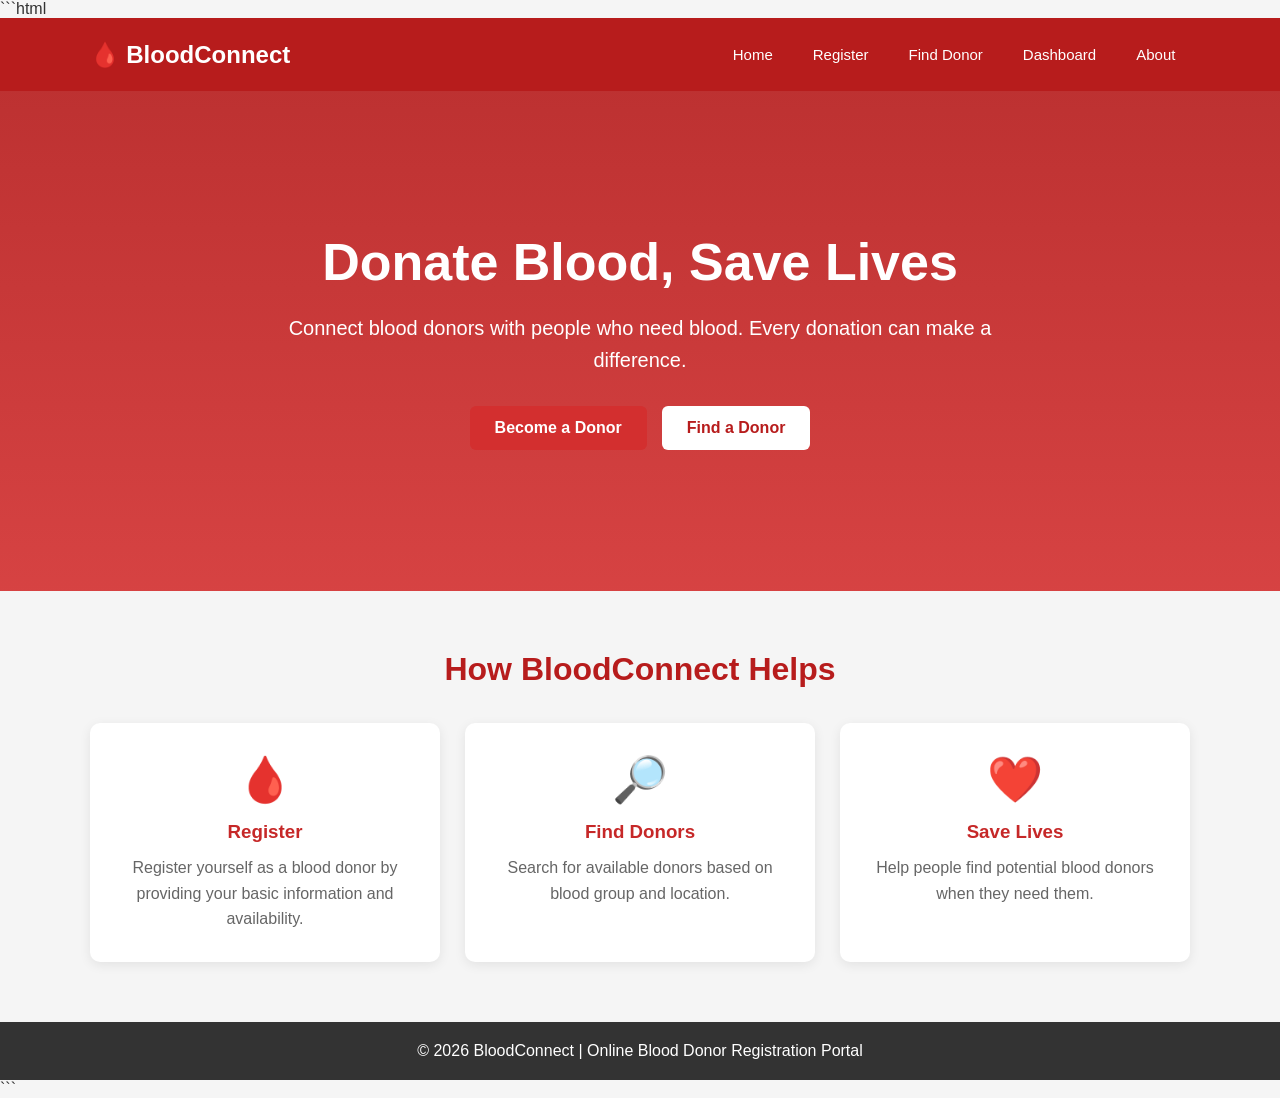
<file: index.html>
```html
<!DOCTYPE html>
<html lang="en">
<head>
    <meta charset="UTF-8">
    <meta name="viewport" content="width=device-width, initial-scale=1.0">

    <title>BloodConnect - Online Blood Donor Registration Portal</title>

    <link rel="stylesheet" href="style.css">
</head>

<body>

    <!-- ================================
         NAVIGATION
    ================================= -->

    <header>
        <nav class="navbar">

            <div class="logo">
                🩸 BloodConnect
            </div>

            <div class="nav-links">

                <button type="button" onclick="showPage('home')">
                    Home
                </button>

                <button type="button" onclick="showPage('register')">
                    Register
                </button>

                <button type="button" onclick="showPage('find')">
                    Find Donor
                </button>

                <button
                    type="button"
                    onclick="window.location.href='pages/menu.html'"
                >
                    Dashboard
                </button>

                <button type="button" onclick="showPage('about')">
                    About
                </button>

            </div>

        </nav>
    </header>


    <!-- ================================
         MAIN CONTENT
    ================================= -->

    <main>

        <!-- ================================
             HOME
        ================================= -->

        <section id="home" class="page active">

            <div class="hero">

                <div class="hero-content">

                    <h1>
                        Donate Blood, Save Lives
                    </h1>

                    <p>
                        Connect blood donors with people who need blood.
                        Every donation can make a difference.
                    </p>

                    <div class="hero-buttons">

                        <button
                            type="button"
                            class="primary-btn"
                            onclick="showPage('register')"
                        >
                            Become a Donor
                        </button>

                        <button
                            type="button"
                            class="secondary-btn"
                            onclick="showPage('find')"
                        >
                            Find a Donor
                        </button>

                    </div>

                </div>

            </div>


            <div class="container">

                <h2>
                    How BloodConnect Helps
                </h2>

                <div class="cards">

                    <div class="card">

                        <div class="card-icon">
                            🩸
                        </div>

                        <h3>
                            Register
                        </h3>

                        <p>
                            Register yourself as a blood donor by providing
                            your basic information and availability.
                        </p>

                    </div>


                    <div class="card">

                        <div class="card-icon">
                            🔎
                        </div>

                        <h3>
                            Find Donors
                        </h3>

                        <p>
                            Search for available donors based on blood group
                            and location.
                        </p>

                    </div>


                    <div class="card">

                        <div class="card-icon">
                            ❤️
                        </div>

                        <h3>
                            Save Lives
                        </h3>

                        <p>
                            Help people find potential blood donors when
                            they need them.
                        </p>

                    </div>

                </div>

            </div>

        </section>


        <!-- ================================
             REGISTER
        ================================= -->

        <section id="register" class="page">

            <div class="container">

                <h2>
                    Become a Blood Donor
                </h2>

                <p class="section-description">
                    Register your details to become a potential blood donor.
                </p>


                <form id="donorForm">

                    <div class="form-group">

                        <label for="name">
                            Full Name
                        </label>

                        <input
                            type="text"
                            id="name"
                            placeholder="Enter your full name"
                            required
                        >

                    </div>


                    <div class="two-columns">

                        <div class="form-group">

                            <label for="age">
                                Age
                            </label>

                            <input
                                type="number"
                                id="age"
                                min="18"
                                max="65"
                                placeholder="Enter your age"
                                required
                            >

                        </div>


                        <div class="form-group">

                            <label for="bloodGroup">
                                Blood Group
                            </label>

                            <select
                                id="bloodGroup"
                                required
                            >

                                <option value="">
                                    Select Blood Group
                                </option>

                                <option value="A+">A+</option>
                                <option value="A-">A-</option>
                                <option value="B+">B+</option>
                                <option value="B-">B-</option>
                                <option value="AB+">AB+</option>
                                <option value="AB-">AB-</option>
                                <option value="O+">O+</option>
                                <option value="O-">O-</option>

                            </select>

                        </div>

                    </div>


                    <div class="form-group">

                        <label for="phone">
                            Phone Number
                        </label>

                        <input
                            type="tel"
                            id="phone"
                            maxlength="10"
                            inputmode="numeric"
                            placeholder="Enter 10-digit phone number"
                            required
                        >

                    </div>


                    <div class="form-group">

                        <label for="location">
                            Location
                        </label>

                        <input
                            type="text"
                            id="location"
                            placeholder="Enter your city/location"
                            required
                        >

                    </div>


                    <div class="form-group">

                        <label for="lastDonation">
                            Last Donation Date
                        </label>

                        <input
                            type="date"
                            id="lastDonation"
                        >

                    </div>


                    <div class="form-group">

                        <label for="availability">
                            Availability
                        </label>

                        <select
                            id="availability"
                            required
                        >

                            <option value="">
                                Select Availability
                            </option>

                            <option value="Available">
                                Available
                            </option>

                            <option value="Not Available">
                                Not Available
                            </option>

                        </select>

                    </div>


                    <button
                        type="submit"
                        class="primary-btn"
                    >
                        Register as Donor
                    </button>


                    <div id="formMessage"></div>

                </form>

            </div>

        </section>


        <!-- ================================
             FIND DONOR
        ================================= -->

        <section id="find" class="page">

            <div class="container">

                <h2>
                    Find a Blood Donor
                </h2>

                <p class="section-description">
                    Search for registered donors using blood group and location.
                </p>


                <div class="search-panel">

                    <div class="form-group">

                        <label for="searchBloodGroup">
                            Blood Group
                        </label>

                        <select id="searchBloodGroup">

                            <option value="">
                                All Blood Groups
                            </option>

                            <option value="A+">A+</option>
                            <option value="A-">A-</option>
                            <option value="B+">B+</option>
                            <option value="B-">B-</option>
                            <option value="AB+">AB+</option>
                            <option value="AB-">AB-</option>
                            <option value="O+">O+</option>
                            <option value="O-">O-</option>

                        </select>

                    </div>


                    <div class="form-group">

                        <label for="searchLocation">
                            Location
                        </label>

                        <input
                            type="text"
                            id="searchLocation"
                            placeholder="Enter location"
                        >

                    </div>


                    <button
                        type="button"
                        class="primary-btn"
                        onclick="searchDonors()"
                    >
                        Search Donors
                    </button>

                </div>


                <div id="donorResults"></div>

            </div>

        </section>


        <!-- ================================
             ABOUT
        ================================= -->

        <section id="about" class="page">

            <div class="container about-section">

                <h2>
                    About BloodConnect
                </h2>

                <p>
                    BloodConnect is an online blood donor registration portal
                    designed to make it easier to register potential blood
                    donors and search for donors based on blood group and
                    location.
                </p>

                <p>
                    The application works directly in the web browser.
                    Donor information is stored in a shared cloud database,
                    allowing registered donor information to be accessed
                    across supported devices.
                </p>


                <div class="info-box">

                    <h3>
                        Important Note
                    </h3>

                    <p>
                        This is an academic project. Donor eligibility and
                        medical suitability must always be confirmed by
                        qualified healthcare professionals or authorized
                        blood banks.
                    </p>

                </div>

            </div>

        </section>

    </main>


    <!-- ================================
         FOOTER
    ================================= -->

    <footer>

        <p>
            © 2026 BloodConnect | Online Blood Donor Registration Portal
        </p>

    </footer>


    <!-- ================================
         JAVASCRIPT
    ================================= -->

    <script src="database.js"></script>
    <script src="app.js"></script>

</body>
</html>
```
</file>
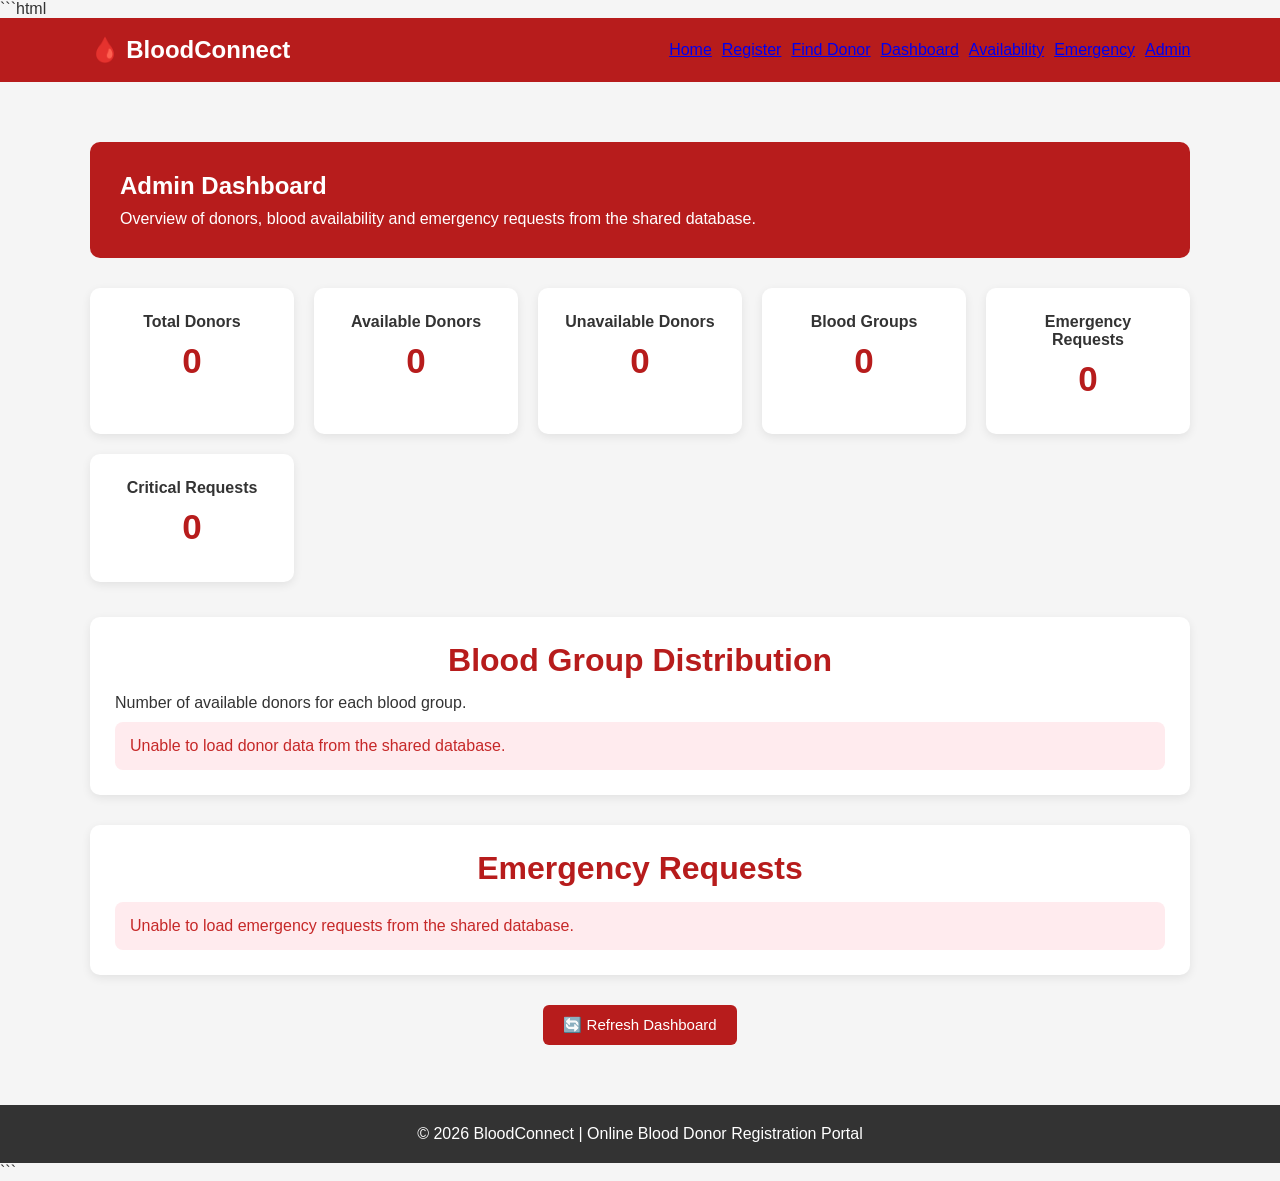
<file: pages/admin-dashboard.html>
```html
<!DOCTYPE html>
<html lang="en">

<head>

    <meta charset="UTF-8">

    <meta
        name="viewport"
        content="width=device-width, initial-scale=1.0"
    >

    <title>Admin Dashboard - BloodConnect</title>

    <link rel="stylesheet" href="../style.css">

    <script src="../database.js"></script>


    <style>

        .admin-header {
            background: #b71c1c;
            color: white;
            padding: 30px;
            border-radius: 10px;
            margin-bottom: 30px;
        }


        .admin-header h1 {
            margin: 0 0 10px 0;
        }


        .stats-grid {
            display: grid;
            grid-template-columns:
                repeat(auto-fit, minmax(200px, 1fr));

            gap: 20px;
            margin-bottom: 35px;
        }


        .stat-card {
            background: white;
            padding: 25px;
            border-radius: 10px;
            text-align: center;

            box-shadow:
                0 3px 10px rgba(0,0,0,0.08);
        }


        .stat-card h2 {
            font-size: 35px;
            margin: 10px 0;

            color: #b71c1c;
        }


        .stat-card p {
            margin: 0;
            font-weight: bold;
        }


        .section-card {
            background: white;
            padding: 25px;
            margin-bottom: 30px;
            border-radius: 10px;

            box-shadow:
                0 3px 10px rgba(0,0,0,0.08);
        }


        .blood-grid {
            display: grid;

            grid-template-columns:
                repeat(auto-fit, minmax(130px, 1fr));

            gap: 15px;
        }


        .blood-card {
            border: 1px solid #ddd;
            padding: 20px;
            border-radius: 8px;
            text-align: center;
        }


        .blood-card h3 {
            color: #b71c1c;
            margin-top: 0;
        }


        .blood-count {
            font-size: 28px;
            font-weight: bold;
        }


        .request-item {
            padding: 15px;
            border-bottom: 1px solid #ddd;
        }


        .request-item:last-child {
            border-bottom: none;
        }


        .refresh-btn {
            background: #b71c1c;
            color: white;

            border: none;
            padding: 11px 20px;

            border-radius: 6px;

            cursor: pointer;
            font-size: 15px;
        }


        .refresh-btn:hover {
            background: #8e0000;
        }


        .status {
            display: inline-block;

            padding: 5px 10px;

            border-radius: 15px;

            font-size: 13px;
        }


        .critical {
            background: #f8d7da;
            color: #721c24;
        }


        .urgent {
            background: #fff3cd;
            color: #856404;
        }


        .normal {
            background: #d4edda;
            color: #155724;
        }


        .error-box {
            background: #ffebee;
            color: #c62828;
            padding: 15px;
            border-radius: 8px;
            margin-top: 10px;
        }

    </style>

</head>


<body>


<header>

    <nav class="navbar">

        <div class="logo">
            🩸 BloodConnect
        </div>


        <div class="nav-links">

            <a href="../index.html">
                Home
            </a>

            <a href="register.html">
                Register
            </a>

            <a href="find-donor.html">
                Find Donor
            </a>

            <a href="donor-dashboard.html">
                Dashboard
            </a>

            <a href="blood-availability.html">
                Availability
            </a>

            <a href="emergency-request.html">
                Emergency
            </a>

            <a href="admin-dashboard.html">
                Admin
            </a>

        </div>

    </nav>

</header>


<section class="page active">

    <div class="container">


        <div class="admin-header">

            <h1>
                Admin Dashboard
            </h1>

            <p>
                Overview of donors, blood availability
                and emergency requests from the shared
                database.
            </p>

        </div>


        <!-- Main Statistics -->

        <div class="stats-grid">


            <div class="stat-card">

                <p>
                    Total Donors
                </p>

                <h2 id="totalDonors">
                    0
                </h2>

            </div>


            <div class="stat-card">

                <p>
                    Available Donors
                </p>

                <h2 id="availableDonors">
                    0
                </h2>

            </div>


            <div class="stat-card">

                <p>
                    Unavailable Donors
                </p>

                <h2 id="unavailableDonors">
                    0
                </h2>

            </div>


            <div class="stat-card">

                <p>
                    Blood Groups
                </p>

                <h2 id="bloodGroupCount">
                    0
                </h2>

            </div>


            <div class="stat-card">

                <p>
                    Emergency Requests
                </p>

                <h2 id="totalRequests">
                    0
                </h2>

            </div>


            <div class="stat-card">

                <p>
                    Critical Requests
                </p>

                <h2 id="criticalRequests">
                    0
                </h2>

            </div>

        </div>



        <!-- Blood Group Distribution -->

        <div class="section-card">

            <h2>
                Blood Group Distribution
            </h2>

            <p>
                Number of available donors for each
                blood group.
            </p>


            <div
                id="bloodDistribution"
                class="blood-grid"
            >

                Loading...

            </div>

        </div>



        <!-- Emergency Requests -->

        <div class="section-card">

            <h2>
                Emergency Requests
            </h2>


            <div id="requestSummary">

                Loading...

            </div>

        </div>



        <!-- Refresh -->

        <div style="text-align:center;">

            <button
                class="refresh-btn"
                onclick="loadDashboard()"
            >
                🔄 Refresh Dashboard
            </button>

        </div>


    </div>

</section>


<footer>

    <p>
        © 2026 BloodConnect |
        Online Blood Donor Registration Portal
    </p>

</footer>



<script>


/* ================================
   BLOOD GROUPS
================================ */

const bloodGroups = [

    "A+",
    "A-",
    "B+",
    "B-",
    "AB+",
    "AB-",
    "O+",
    "O-"

];



/* ================================
   LOAD DONOR STATISTICS
================================ */

async function loadDonorStatistics() {

    try {

        const donors =
            await getAllDonors();


        const total =
            donors.length;


        const available =
            donors.filter(
                function(donor) {

                    return (
                        donor.availability ===
                        "Available"
                    );

                }
            ).length;


        const unavailable =
            total - available;


        const groups =
            new Set(
                donors.map(
                    function(donor) {

                        return donor.bloodGroup;

                    }
                )
            );


        document.getElementById(
            "totalDonors"
        ).textContent = total;


        document.getElementById(
            "availableDonors"
        ).textContent = available;


        document.getElementById(
            "unavailableDonors"
        ).textContent = unavailable;


        document.getElementById(
            "bloodGroupCount"
        ).textContent = groups.size;


        displayBloodDistribution(
            donors
        );

    }


    catch(error) {

        console.error(
            "Donor statistics error:",
            error
        );


        document.getElementById(
            "totalDonors"
        ).textContent = "0";


        document.getElementById(
            "availableDonors"
        ).textContent = "0";


        document.getElementById(
            "unavailableDonors"
        ).textContent = "0";


        document.getElementById(
            "bloodGroupCount"
        ).textContent = "0";


        document.getElementById(
            "bloodDistribution"
        ).innerHTML = `

            <div class="error-box">

                Unable to load donor data
                from the shared database.

            </div>

        `;

    }

}



/* ================================
   DISPLAY BLOOD DISTRIBUTION
================================ */

function displayBloodDistribution(
    donors
) {

    const container =
        document.getElementById(
            "bloodDistribution"
        );


    container.innerHTML = "";


    bloodGroups.forEach(
        function(group) {

            const count =
                donors.filter(
                    function(donor) {

                        return (
                            donor.bloodGroup ===
                            group

                            &&

                            donor.availability ===
                            "Available"
                        );

                    }
                ).length;


            const card =
                document.createElement(
                    "div"
                );


            card.className =
                "blood-card";


            card.innerHTML = `

                <h3>
                    ${escapeHTML(group)}
                </h3>

                <div class="blood-count">
                    ${count}
                </div>

                <p>
                    Available Donors
                </p>

            `;


            container.appendChild(
                card
            );

        }
    );

}



/* ================================
   LOAD EMERGENCY REQUESTS
================================ */

async function loadEmergencyRequests() {

    try {

        const requests =
            await getAllEmergencyRequests();


        if (
            !requests ||
            requests.length === 0
        ) {

            document.getElementById(
                "totalRequests"
            ).textContent = "0";


            document.getElementById(
                "criticalRequests"
            ).textContent = "0";


            document.getElementById(
                "requestSummary"
            ).innerHTML = `

                <p>
                    No emergency requests found.
                </p>

            `;

            return;

        }


        document.getElementById(
            "totalRequests"
        ).textContent =
            requests.length;


        const critical =
            requests.filter(
                function(request) {

                    return (
                        request.urgency ===
                        "Critical"
                    );

                }
            ).length;


        document.getElementById(
            "criticalRequests"
        ).textContent =
            critical;


        displayRequests(
            requests
        );

    }


    catch(error) {

        console.error(
            "Emergency request loading error:",
            error
        );


        document.getElementById(
            "totalRequests"
        ).textContent = "0";


        document.getElementById(
            "criticalRequests"
        ).textContent = "0";


        document.getElementById(
            "requestSummary"
        ).innerHTML = `

            <div class="error-box">

                Unable to load emergency requests
                from the shared database.

            </div>

        `;

    }

}



/* ================================
   DISPLAY EMERGENCY REQUESTS
================================ */

function displayRequests(
    requests
) {

    const container =
        document.getElementById(
            "requestSummary"
        );


    container.innerHTML = "";


    requests.forEach(
        function(request) {

            const item =
                document.createElement(
                    "div"
                );


            item.className =
                "request-item";


            let urgencyClass =
                "normal";


            if (
                request.urgency ===
                "Critical"
            ) {

                urgencyClass =
                    "critical";

            }

            else if (
                request.urgency ===
                "Urgent"
            ) {

                urgencyClass =
                    "urgent";

            }


            item.innerHTML = `

                <strong>
                    ${escapeHTML(
                        request.patientName
                    )}
                </strong>

                <br>

                Blood Group:
                ${escapeHTML(
                    request.bloodGroup
                )}

                <br>

                Hospital:
                ${escapeHTML(
                    request.hospital
                )}

                <br>

                Location:
                ${escapeHTML(
                    request.location
                )}

                <br>

                Units Required:
                ${escapeHTML(
                    String(
                        request.unitsRequired
                    )
                )}

                <br>

                Contact:
                ${escapeHTML(
                    request.contactNumber
                )}

                <br>

                Urgency:

                <span
                    class="status ${urgencyClass}"
                >

                    ${escapeHTML(
                        request.urgency
                    )}

                </span>

            `;


            container.appendChild(
                item
            );

        }
    );

}



/* ================================
   SECURITY
================================ */

function escapeHTML(
    value
) {

    const div =
        document.createElement(
            "div"
        );


    div.textContent =
        value ?? "";


    return div.innerHTML;

}



/* ================================
   LOAD EVERYTHING
================================ */

async function loadDashboard() {

    await Promise.all([

        loadDonorStatistics(),

        loadEmergencyRequests()

    ]);

}



/* ================================
   START DASHBOARD
================================ */

document.addEventListener(
    "DOMContentLoaded",
    loadDashboard
);


</script>


</body>

</html>
```
</file>
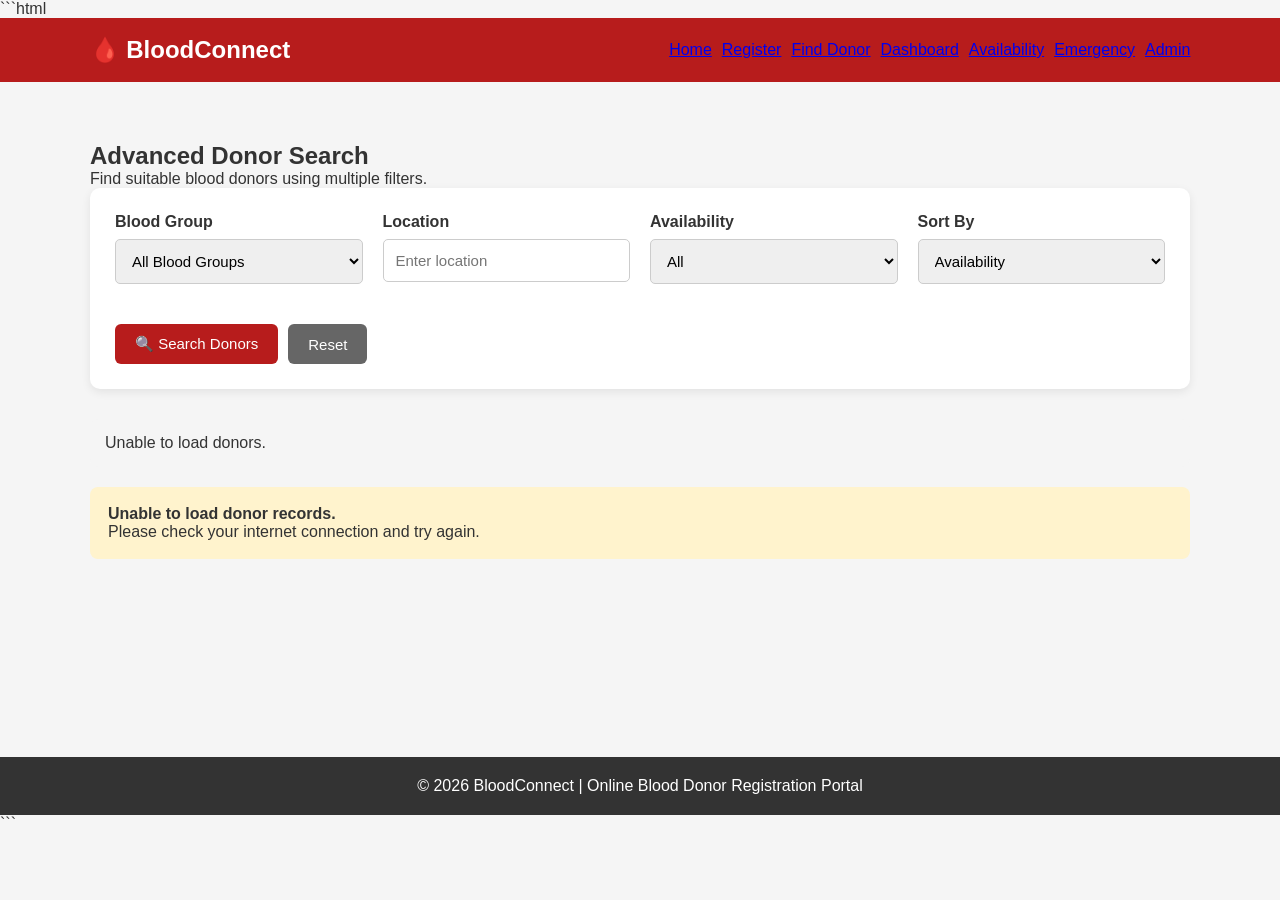
<file: pages/advanced-search.html>
```html
<!DOCTYPE html>
<html lang="en">

<head>

    <meta charset="UTF-8">

    <meta
        name="viewport"
        content="width=device-width, initial-scale=1.0"
    >

    <title>Advanced Donor Search - BloodConnect</title>

    <link rel="stylesheet" href="../style.css">

    <script src="../database.js"></script>

    <style>

        .search-box {
            background: white;
            padding: 25px;
            border-radius: 10px;
            box-shadow: 0 3px 10px rgba(0,0,0,0.08);
            margin-bottom: 30px;
        }

        .filter-grid {
            display: grid;
            grid-template-columns: repeat(
                auto-fit,
                minmax(200px, 1fr)
            );
            gap: 20px;
        }

        .filter-buttons {
            margin-top: 20px;
            display: flex;
            gap: 10px;
            flex-wrap: wrap;
        }

        .search-btn {
            background: #b71c1c;
            color: white;
            border: none;
            padding: 11px 20px;
            border-radius: 6px;
            cursor: pointer;
            font-size: 15px;
        }

        .search-btn:hover {
            background: #8e0000;
        }

        .reset-btn {
            background: #666;
            color: white;
            border: none;
            padding: 11px 20px;
            border-radius: 6px;
            cursor: pointer;
            font-size: 15px;
        }

        .reset-btn:hover {
            background: #444;
        }

        .result-info {
            background: #f5f5f5;
            padding: 15px;
            border-radius: 8px;
            margin-bottom: 20px;
        }

        .advanced-card {
            background: white;
            padding: 20px;
            margin-bottom: 15px;
            border-radius: 10px;
            border-left: 5px solid #b71c1c;
            box-shadow: 0 3px 10px rgba(0,0,0,0.08);
        }

        .advanced-card h3 {
            margin-top: 0;
            color: #b71c1c;
        }

        .available-label {
            display: inline-block;
            padding: 5px 10px;
            border-radius: 15px;
            background: #d4edda;
            color: #155724;
            font-size: 13px;
            font-weight: bold;
        }

        .unavailable-label {
            display: inline-block;
            padding: 5px 10px;
            border-radius: 15px;
            background: #f8d7da;
            color: #721c24;
            font-size: 13px;
            font-weight: bold;
        }

        .empty-message {
            background: #fff3cd;
            padding: 18px;
            border-radius: 8px;
        }

    </style>

</head>


<body>


<header>

    <nav class="navbar">

        <div class="logo">
            🩸 BloodConnect
        </div>

        <div class="nav-links">

            <a href="../index.html">
                Home
            </a>

            <a href="register.html">
                Register
            </a>

            <a href="find-donor.html">
                Find Donor
            </a>

            <a href="donor-dashboard.html">
                Dashboard
            </a>

            <a href="blood-availability.html">
                Availability
            </a>

            <a href="emergency-request.html">
                Emergency
            </a>

            <a href="admin-dashboard.html">
                Admin
            </a>

        </div>

    </nav>

</header>


<section class="page active">

    <div class="container">

        <h1>
            Advanced Donor Search
        </h1>

        <p>
            Find suitable blood donors using multiple filters.
        </p>


        <div class="search-box">

            <div class="filter-grid">


                <!-- BLOOD GROUP -->

                <div class="form-group">

                    <label for="bloodGroup">
                        Blood Group
                    </label>

                    <select id="bloodGroup">

                        <option value="">
                            All Blood Groups
                        </option>

                        <option value="A+">A+</option>
                        <option value="A-">A-</option>
                        <option value="B+">B+</option>
                        <option value="B-">B-</option>
                        <option value="AB+">AB+</option>
                        <option value="AB-">AB-</option>
                        <option value="O+">O+</option>
                        <option value="O-">O-</option>

                    </select>

                </div>


                <!-- LOCATION -->

                <div class="form-group">

                    <label for="location">
                        Location
                    </label>

                    <input
                        type="text"
                        id="location"
                        placeholder="Enter location"
                    >

                </div>


                <!-- AVAILABILITY -->

                <div class="form-group">

                    <label for="availability">
                        Availability
                    </label>

                    <select id="availability">

                        <option value="">
                            All
                        </option>

                        <option value="Available">
                            Available
                        </option>

                        <option value="Not Available">
                            Not Available
                        </option>

                    </select>

                </div>


                <!-- SORT -->

                <div class="form-group">

                    <label for="sortBy">
                        Sort By
                    </label>

                    <select id="sortBy">

                        <option value="availability">
                            Availability
                        </option>

                        <option value="name">
                            Name
                        </option>

                        <option value="bloodGroup">
                            Blood Group
                        </option>

                        <option value="location">
                            Location
                        </option>

                    </select>

                </div>

            </div>


            <div class="filter-buttons">

                <button
                    type="button"
                    class="search-btn"
                    onclick="searchDonors()"
                >
                    🔍 Search Donors
                </button>


                <button
                    type="button"
                    class="reset-btn"
                    onclick="resetSearch()"
                >
                    Reset
                </button>

            </div>

        </div>


        <div
            id="resultInfo"
            class="result-info"
        >
            Loading donors from shared database...
        </div>


        <div id="results">

            Loading donors...

        </div>

    </div>

</section>


<footer>

    <p>
        © 2026 BloodConnect |
        Online Blood Donor Registration Portal
    </p>

</footer>


<script>

let allDonors = [];


/* ================================
   LOAD DONORS FROM SUPABASE
================================ */

async function loadDonors() {

    const container =
        document.getElementById("results");

    const info =
        document.getElementById("resultInfo");

    try {

        info.textContent =
            "Loading donors from shared database...";

        allDonors = await getAllDonors();

        displayResults(allDonors);

    } catch (error) {

        console.error(
            "Error loading donors:",
            error
        );

        info.textContent =
            "Unable to load donors.";

        container.innerHTML = `

            <div class="empty-message">

                <strong>
                    Unable to load donor records.
                </strong>

                <p>
                    Please check your internet connection
                    and try again.
                </p>

            </div>

        `;

    }

}


/* ================================
   SEARCH DONORS
================================ */

function searchDonors() {

    const bloodGroup =
        document
            .getElementById("bloodGroup")
            .value
            .trim();


    const location =
        document
            .getElementById("location")
            .value
            .trim()
            .toLowerCase();


    const availability =
        document
            .getElementById("availability")
            .value
            .trim();


    const sortBy =
        document
            .getElementById("sortBy")
            .value;


    let filtered =
        allDonors.filter(function(donor) {

            const donorBloodGroup =
                (donor.bloodGroup || "")
                    .trim();


            const donorLocation =
                (donor.location || "")
                    .trim()
                    .toLowerCase();


            const donorAvailability =
                (donor.availability || "")
                    .trim();


            const bloodMatch =
                !bloodGroup ||
                donorBloodGroup === bloodGroup;


            const locationMatch =
                !location ||
                donorLocation.includes(location);


            const availabilityMatch =
                !availability ||
                donorAvailability === availability;


            return (
                bloodMatch &&
                locationMatch &&
                availabilityMatch
            );

        });


    /* ================================
       SORT RESULTS
    ================================ */

    filtered.sort(function(a, b) {

        if (sortBy === "availability") {

            if (
                a.availability === "Available" &&
                b.availability !== "Available"
            ) {
                return -1;
            }


            if (
                a.availability !== "Available" &&
                b.availability === "Available"
            ) {
                return 1;
            }


            return (
                (a.name || "")
                    .localeCompare(b.name || "")
            );

        }


        if (sortBy === "name") {

            return (
                (a.name || "")
                    .localeCompare(b.name || "")
            );

        }


        if (sortBy === "bloodGroup") {

            return (
                (a.bloodGroup || "")
                    .localeCompare(
                        b.bloodGroup || ""
                    )
            );

        }


        if (sortBy === "location") {

            return (
                (a.location || "")
                    .localeCompare(
                        b.location || ""
                    )
            );

        }


        return 0;

    });


    displayResults(filtered);

}


/* ================================
   DISPLAY RESULTS
================================ */

function displayResults(donors) {

    const container =
        document.getElementById("results");


    const info =
        document.getElementById("resultInfo");


    if (!container || !info) {
        return;
    }


    info.textContent =
        "Found " +
        donors.length +
        " donor(s).";


    container.innerHTML = "";


    if (!donors || donors.length === 0) {

        container.innerHTML = `

            <div class="empty-message">

                <strong>
                    No donors found.
                </strong>

                <p>
                    Try changing your search filters.
                </p>

            </div>

        `;

        return;

    }


    donors.forEach(function(donor) {

        const card =
            document.createElement("div");


        card.className =
            "advanced-card";


        let statusHTML;


        if (
            donor.availability === "Available"
        ) {

            statusHTML = `

                <span class="available-label">
                    Available
                </span>

            `;

        } else {

            statusHTML = `

                <span class="unavailable-label">
                    Not Available
                </span>

            `;

        }


        card.innerHTML = `

            <h3>
                🩸 ${escapeHTML(donor.name)}
            </h3>


            <p>
                <strong>
                    Blood Group:
                </strong>

                ${escapeHTML(
                    donor.bloodGroup || ""
                )}

            </p>


            <p>
                <strong>
                    Age:
                </strong>

                ${escapeHTML(
                    String(donor.age ?? "")
                )}

            </p>


            <p>
                <strong>
                    Location:
                </strong>

                ${escapeHTML(
                    donor.location || ""
                )}

            </p>


            <p>
                <strong>
                    Phone:
                </strong>

                ${escapeHTML(
                    donor.phone || ""
                )}

            </p>


            <p>
                <strong>
                    Last Donation:
                </strong>

                ${
                    donor.lastDonation
                    ? escapeHTML(
                        donor.lastDonation
                    )
                    : "Not provided"
                }

            </p>


            <p>
                <strong>
                    Status:
                </strong>

                ${statusHTML}

            </p>


            <button
                type="button"
                class="search-btn"
                onclick="viewDonorProfile(${Number(donor.id)})"
            >
                View Profile
            </button>

        `;


        container.appendChild(card);

    });

}


/* ================================
   VIEW DONOR PROFILE
================================ */

function viewDonorProfile(id) {

    window.location.href =
        "donor-profile.html?id=" +
        encodeURIComponent(id);

}


/* ================================
   RESET SEARCH
================================ */

function resetSearch() {

    document.getElementById(
        "bloodGroup"
    ).value = "";


    document.getElementById(
        "location"
    ).value = "";


    document.getElementById(
        "availability"
    ).value = "";


    document.getElementById(
        "sortBy"
    ).value = "availability";


    displayResults(allDonors);

}


/* ================================
   ESCAPE HTML
================================ */

function escapeHTML(value) {

    const div =
        document.createElement("div");


    div.textContent =
        value ?? "";


    return div.innerHTML;

}


/* ================================
   START PAGE
================================ */

document.addEventListener(
    "DOMContentLoaded",
    function () {

        loadDonors();

    }
);

</script>


</body>

</html>
```
</file>
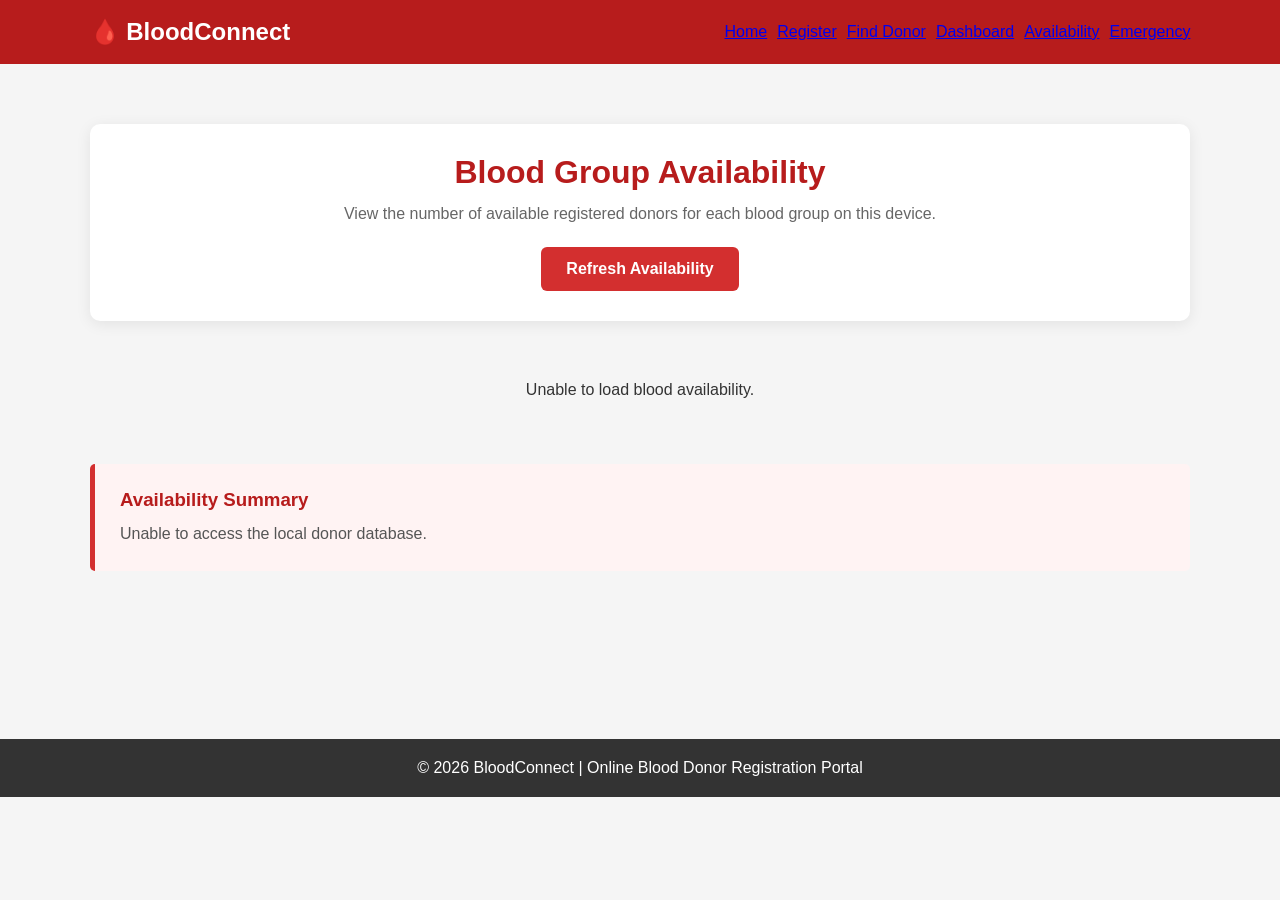
<file: pages/blood-availability.html>
<!DOCTYPE html>
<html lang="en">

<head>

    <meta charset="UTF-8">

    <meta
        name="viewport"
        content="width=device-width, initial-scale=1.0"
    >

    <title>
        Blood Availability - BloodConnect
    </title>

    <link
        rel="stylesheet"
        href="../style.css"
    >

    <style>

        .availability-header {
            background: white;
            padding: 30px;
            border-radius: 10px;
            box-shadow: 0 3px 15px rgba(0, 0, 0, 0.08);
            text-align: center;
            margin-bottom: 30px;
        }

        .availability-header h2 {
            margin-bottom: 10px;
        }

        .availability-header p {
            color: #666;
            line-height: 1.6;
        }

        .blood-grid {
            display: grid;
            grid-template-columns: repeat(4, 1fr);
            gap: 20px;
        }

        .blood-card {
            background: white;
            padding: 25px;
            border-radius: 10px;
            text-align: center;
            box-shadow: 0 3px 12px rgba(0, 0, 0, 0.08);
            border-top: 5px solid #d32f2f;
        }

        .blood-type {
            font-size: 35px;
            font-weight: bold;
            color: #b71c1c;
            margin-bottom: 12px;
        }

        .blood-count {
            font-size: 30px;
            font-weight: bold;
            color: #333;
            margin-bottom: 5px;
        }

        .blood-label {
            color: #777;
            font-size: 14px;
        }

        .availability-status {
            display: inline-block;
            margin-top: 15px;
            padding: 6px 12px;
            border-radius: 20px;
            font-size: 13px;
            font-weight: bold;
        }

        .status-available {
            background: #e8f5e9;
            color: #2e7d32;
        }

        .status-none {
            background: #ffebee;
            color: #c62828;
        }

        .summary-box {
            margin-top: 35px;
            background: #fff3f3;
            border-left: 5px solid #d32f2f;
            padding: 25px;
            border-radius: 5px;
        }

        .summary-box h3 {
            color: #b71c1c;
            margin-bottom: 10px;
        }

        .summary-box p {
            color: #555;
            line-height: 1.6;
        }

        .refresh-btn {
            margin-top: 20px;
        }

        @media (max-width: 900px) {

            .blood-grid {
                grid-template-columns: repeat(2, 1fr);
            }

        }

        @media (max-width: 500px) {

            .blood-grid {
                grid-template-columns: 1fr;
            }

        }

    </style>

</head>


<body>


<header>

    <nav class="navbar">

        <div class="logo">
            🩸 BloodConnect
        </div>

        <div class="nav-links">

            <a href="../index.html">
                Home
            </a>

            <a href="register.html">
                Register
            </a>

            <a href="find-donor.html">
                Find Donor
            </a>

            <a href="donor-dashboard.html">
                Dashboard
            </a>

            <a href="blood-availability.html">
                Availability
            </a>

            <a href="emergency-request.html">
                Emergency
            </a>

        </div>

    </nav>

</header>


<main>

<section class="page active">

    <div class="container">


        <div class="availability-header">

            <h2>
                Blood Group Availability
            </h2>

            <p>
                View the number of available registered donors
                for each blood group on this device.
            </p>

            <button
                class="primary-btn refresh-btn"
                onclick="loadAvailability()"
            >
                Refresh Availability
            </button>

        </div>


        <!-- BLOOD GROUP CARDS -->

        <div
            id="bloodGrid"
            class="blood-grid"
        >
        </div>


        <!-- SUMMARY -->

        <div class="summary-box">

            <h3>
                Availability Summary
            </h3>

            <p id="summaryText">
                Loading availability information...
            </p>

        </div>

    </div>

</section>

</main>


<footer>

    <p>
        © 2026 BloodConnect |
        Online Blood Donor Registration Portal
    </p>

</footer>


<script src="../database.js"></script>


<script>


    const bloodGroups = [
        "A+",
        "A-",
        "B+",
        "B-",
        "AB+",
        "AB-",
        "O+",
        "O-"
    ];


    document.addEventListener(
        "DOMContentLoaded",
        function() {

            loadAvailability();

        }
    );


    async function loadAvailability() {

        const grid =
            document.getElementById(
                "bloodGrid"
            );


        const summary =
            document.getElementById(
                "summaryText"
            );


        grid.innerHTML = `
            <div style="
                grid-column:1/-1;
                text-align:center;
                padding:30px;
            ">
                Loading...
            </div>
        `;


        try {

            const donors =
                await getAllDonors();


            /*
             * Count only donors whose
             * availability is "Available".
             */

            const counts = {};


            bloodGroups.forEach(
                group => {

                    counts[group] = 0;

                }
            );


            donors.forEach(
                donor => {

                    if (
                        donor.availability ===
                        "Available"
                    ) {

                        if (
                            counts.hasOwnProperty(
                                donor.bloodGroup
                            )
                        ) {

                            counts[
                                donor.bloodGroup
                            ]++;

                        }

                    }

                }
            );


            displayBloodGroups(
                counts
            );


            updateSummary(
                counts,
                donors
            );

        }

        catch(error) {

            console.error(error);


            grid.innerHTML = `
                <div style="
                    grid-column:1/-1;
                    text-align:center;
                    padding:30px;
                ">
                    Unable to load blood availability.
                </div>
            `;


            summary.textContent =
                "Unable to access the local donor database.";

        }

    }


    function displayBloodGroups(
        counts
    ) {

        const grid =
            document.getElementById(
                "bloodGrid"
            );


        grid.innerHTML = "";


        bloodGroups.forEach(
            group => {

                const count =
                    counts[group];


                const card =
                    document.createElement(
                        "div"
                    );


                card.className =
                    "blood-card";


                let statusHTML;


                if (count > 0) {

                    statusHTML = `
                        <span class="
                            availability-status
                            status-available
                        ">
                            Available
                        </span>
                    `;

                }

                else {

                    statusHTML = `
                        <span class="
                            availability-status
                            status-none
                        ">
                            No Donors
                        </span>
                    `;

                }


                card.innerHTML = `

                    <div class="blood-type">
                        ${group}
                    </div>

                    <div class="blood-count">
                        ${count}
                    </div>

                    <div class="blood-label">
                        Available Donor${count === 1 ? "" : "s"}
                    </div>

                    ${statusHTML}

                `;


                grid.appendChild(card);

            }
        );

    }


    function updateSummary(
        counts,
        donors
    ) {

        const summary =
            document.getElementById(
                "summaryText"
            );


        const availableTotal =
            Object.values(counts)
                .reduce(
                    (sum, count) =>
                        sum + count,
                    0
                );


        const groupsWithDonors =
            Object.values(counts)
                .filter(
                    count => count > 0
                )
                .length;


        summary.textContent =
            `There are currently ${availableTotal}
            available donor${availableTotal === 1 ? "" : "s"}
            across ${groupsWithDonors}
            blood group${groupsWithDonors === 1 ? "" : "s"}.
            A total of ${donors.length}
            donor record${donors.length === 1 ? "" : "s"}
            ${donors.length === 1 ? "is" : "are"}
            stored on this device.`;

    }


</script>


</body>

</html>
</file>
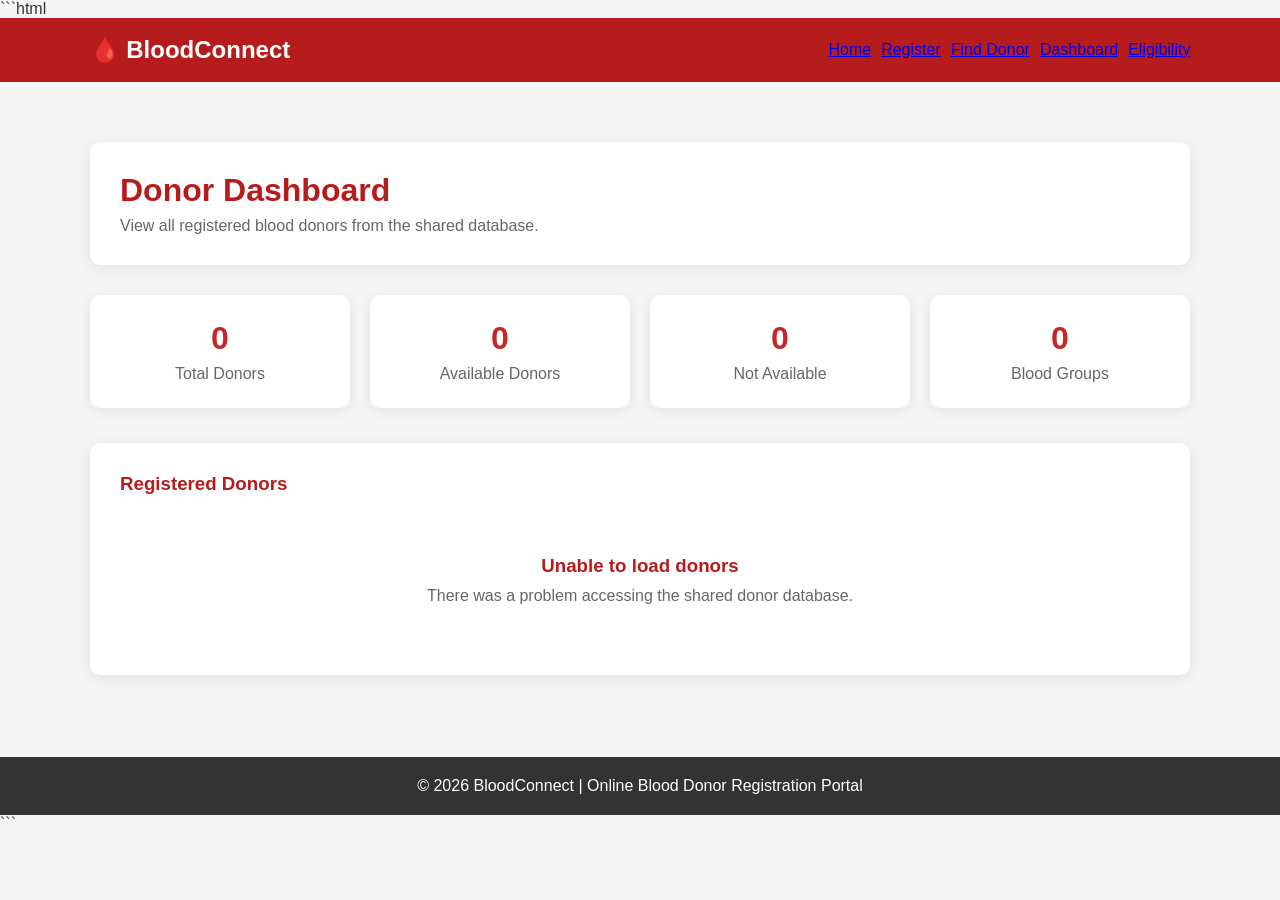
<file: pages/donor-dashboard.html>
```html
<!DOCTYPE html>
<html lang="en">

<head>

    <meta charset="UTF-8">

    <meta
        name="viewport"
        content="width=device-width, initial-scale=1.0"
    >

    <title>Donor Dashboard - BloodConnect</title>

    <link
        rel="stylesheet"
        href="../style.css"
    >

    <style>

        .dashboard-header {
            background: white;
            padding: 30px;
            border-radius: 10px;
            box-shadow: 0 3px 15px rgba(0, 0, 0, 0.08);
            margin-bottom: 30px;
        }

        .dashboard-header h2 {
            text-align: left;
            margin-bottom: 8px;
        }

        .dashboard-header p {
            color: #666;
        }

        .dashboard-stats {
            display: grid;
            grid-template-columns: repeat(4, 1fr);
            gap: 20px;
            margin-bottom: 35px;
        }

        .stat-card {
            background: white;
            padding: 25px;
            border-radius: 10px;
            text-align: center;
            box-shadow: 0 3px 12px rgba(0, 0, 0, 0.08);
        }

        .stat-card h3 {
            font-size: 32px;
            color: #c62828;
            margin-bottom: 8px;
        }

        .stat-card p {
            color: #666;
        }

        .dashboard-section {
            background: white;
            padding: 30px;
            border-radius: 10px;
            box-shadow: 0 3px 15px rgba(0, 0, 0, 0.08);
        }

        .dashboard-section h3 {
            color: #b71c1c;
            margin-bottom: 20px;
        }

        .dashboard-donor {
            border: 1px solid #ddd;
            border-left: 5px solid #d32f2f;
            border-radius: 8px;
            padding: 20px;
            margin-bottom: 15px;
        }

        .dashboard-donor h4 {
            color: #b71c1c;
            font-size: 20px;
            margin-bottom: 12px;
        }

        .dashboard-donor p {
            margin: 7px 0;
        }

        .dashboard-actions {
            margin-top: 15px;
        }

        .dashboard-delete {
            background: #c62828;
            color: white;
            border: none;
            padding: 9px 16px;
            border-radius: 5px;
            cursor: pointer;
        }

        .dashboard-delete:hover {
            background: #8e0000;
        }

        .empty-dashboard {
            text-align: center;
            padding: 40px 20px;
            color: #666;
        }

        .empty-dashboard h3 {
            margin-bottom: 10px;
        }

        .register-link {
            display: inline-block;
            margin-top: 15px;
            background: #d32f2f;
            color: white;
            text-decoration: none;
            padding: 12px 20px;
            border-radius: 6px;
        }

        .register-link:hover {
            background: #b71c1c;
        }

        @media (max-width: 768px) {

            .dashboard-stats {
                grid-template-columns: 1fr 1fr;
            }

        }

        @media (max-width: 500px) {

            .dashboard-stats {
                grid-template-columns: 1fr;
            }

        }

    </style>

</head>


<body>


<header>

    <nav class="navbar">

        <div class="logo">
            🩸 BloodConnect
        </div>


        <div class="nav-links">

            <a href="../index.html">
                Home
            </a>

            <a href="register.html">
                Register
            </a>

            <a href="find-donor.html">
                Find Donor
            </a>

            <a href="donor-dashboard.html">
                Dashboard
            </a>

            <a href="eligibility.html">
                Eligibility
            </a>

        </div>

    </nav>

</header>



<main>

<section class="page active">

    <div class="container">


        <!-- DASHBOARD HEADER -->

        <div class="dashboard-header">

            <h2>
                Donor Dashboard
            </h2>

            <p>
                View all registered blood donors from the shared database.
            </p>

        </div>



        <!-- STATISTICS -->

        <div class="dashboard-stats">


            <div class="stat-card">

                <h3 id="totalDonors">
                    0
                </h3>

                <p>
                    Total Donors
                </p>

            </div>



            <div class="stat-card">

                <h3 id="availableDonors">
                    0
                </h3>

                <p>
                    Available Donors
                </p>

            </div>



            <div class="stat-card">

                <h3 id="notAvailableDonors">
                    0
                </h3>

                <p>
                    Not Available
                </p>

            </div>



            <div class="stat-card">

                <h3 id="bloodGroups">
                    0
                </h3>

                <p>
                    Blood Groups
                </p>

            </div>


        </div>



        <!-- DONOR LIST -->

        <div class="dashboard-section">

            <h3>
                Registered Donors
            </h3>


            <div id="dashboardDonors">

                <div class="empty-dashboard">

                    Loading donor records...

                </div>

            </div>

        </div>


    </div>

</section>

</main>



<footer>

    <p>
        © 2026 BloodConnect | Online Blood Donor Registration Portal
    </p>

</footer>



<!-- SUPABASE DATABASE FUNCTIONS -->

<script src="../database.js"></script>



<script>


/* ================================
   START DASHBOARD
================================ */

document.addEventListener(
    "DOMContentLoaded",
    loadDashboard
);



/* ================================
   LOAD DASHBOARD
================================ */

async function loadDashboard() {

    try {

        const donors =
            await getAllDonors();


        updateStatistics(
            donors
        );


        displayDashboardDonors(
            donors
        );


    } catch (error) {

        console.error(
            "Dashboard loading error:",
            error
        );


        document.getElementById(
            "dashboardDonors"
        ).innerHTML = `

            <div class="empty-dashboard">

                <h3>
                    Unable to load donors
                </h3>

                <p>
                    There was a problem accessing
                    the shared donor database.
                </p>

            </div>

        `;

    }

}



/* ================================
   UPDATE STATISTICS
================================ */

function updateStatistics(donors) {

    const total =
        donors.length;


    const available =
        donors.filter(
            donor =>
                donor.availability === "Available"
        ).length;


    const notAvailable =
        donors.filter(
            donor =>
                donor.availability === "Not Available"
        ).length;


    const groups =
        new Set(
            donors.map(
                donor =>
                    donor.bloodGroup
            )
        ).size;



    document.getElementById(
        "totalDonors"
    ).textContent =
        total;


    document.getElementById(
        "availableDonors"
    ).textContent =
        available;


    document.getElementById(
        "notAvailableDonors"
    ).textContent =
        notAvailable;


    document.getElementById(
        "bloodGroups"
    ).textContent =
        groups;

}



/* ================================
   DISPLAY DONORS
================================ */

function displayDashboardDonors(donors) {

    const container =
        document.getElementById(
            "dashboardDonors"
        );


    container.innerHTML = "";


    if (donors.length === 0) {

        container.innerHTML = `

            <div class="empty-dashboard">

                <h3>
                    No Donors Registered
                </h3>

                <p>
                    There are currently no donor
                    records in the shared database.
                </p>

                <a
                    href="register.html"
                    class="register-link"
                >
                    Register a Donor
                </a>

            </div>

        `;

        return;
    }



    donors.forEach(
        donor => {

            const donorBox =
                document.createElement(
                    "div"
                );


            donorBox.className =
                "dashboard-donor";


            donorBox.innerHTML = `

                <h4>
                    🩸 ${escapeHTML(
                        donor.name || ""
                    )}
                </h4>


                <p>

                    <strong>
                        Blood Group:
                    </strong>

                    ${escapeHTML(
                        donor.bloodGroup || ""
                    )}

                </p>


                <p>

                    <strong>
                        Age:
                    </strong>

                    ${escapeHTML(
                        String(donor.age || "")
                    )}

                </p>


                <p>

                    <strong>
                        Phone:
                    </strong>

                    ${escapeHTML(
                        donor.phone || ""
                    )}

                </p>


                <p>

                    <strong>
                        Location:
                    </strong>

                    ${escapeHTML(
                        donor.location || ""
                    )}

                </p>


                <p>

                    <strong>
                        Last Donation:
                    </strong>

                    ${
                        donor.lastDonation
                        ? escapeHTML(
                            donor.lastDonation
                        )
                        : "Not provided"
                    }

                </p>


                <p>

                    <strong>
                        Availability:
                    </strong>

                    ${escapeHTML(
                        donor.availability || ""
                    )}

                </p>


                <div class="dashboard-actions">

                    <button
                        class="dashboard-delete"
                        onclick="deleteDashboardDonor(${donor.id})"
                    >
                        Delete Donor
                    </button>

                </div>

            `;


            container.appendChild(
                donorBox
            );

        }
    );

}



/* ================================
   DELETE DONOR
================================ */

async function deleteDashboardDonor(id) {

    const confirmation =
        confirm(
            "Are you sure you want to delete this donor?"
        );


    if (!confirmation) {
        return;
    }


    try {

        await deleteDonor(id);


        alert(
            "Donor deleted successfully."
        );


        await loadDashboard();


    } catch (error) {

        console.error(
            "Delete donor error:",
            error
        );


        alert(
            "Unable to delete the donor."
        );

    }

}



/* ================================
   SECURITY
================================ */

function escapeHTML(value) {

    const div =
        document.createElement(
            "div"
        );


    div.textContent =
        value;


    return div.innerHTML;

}


</script>


</body>

</html>
```
</file>
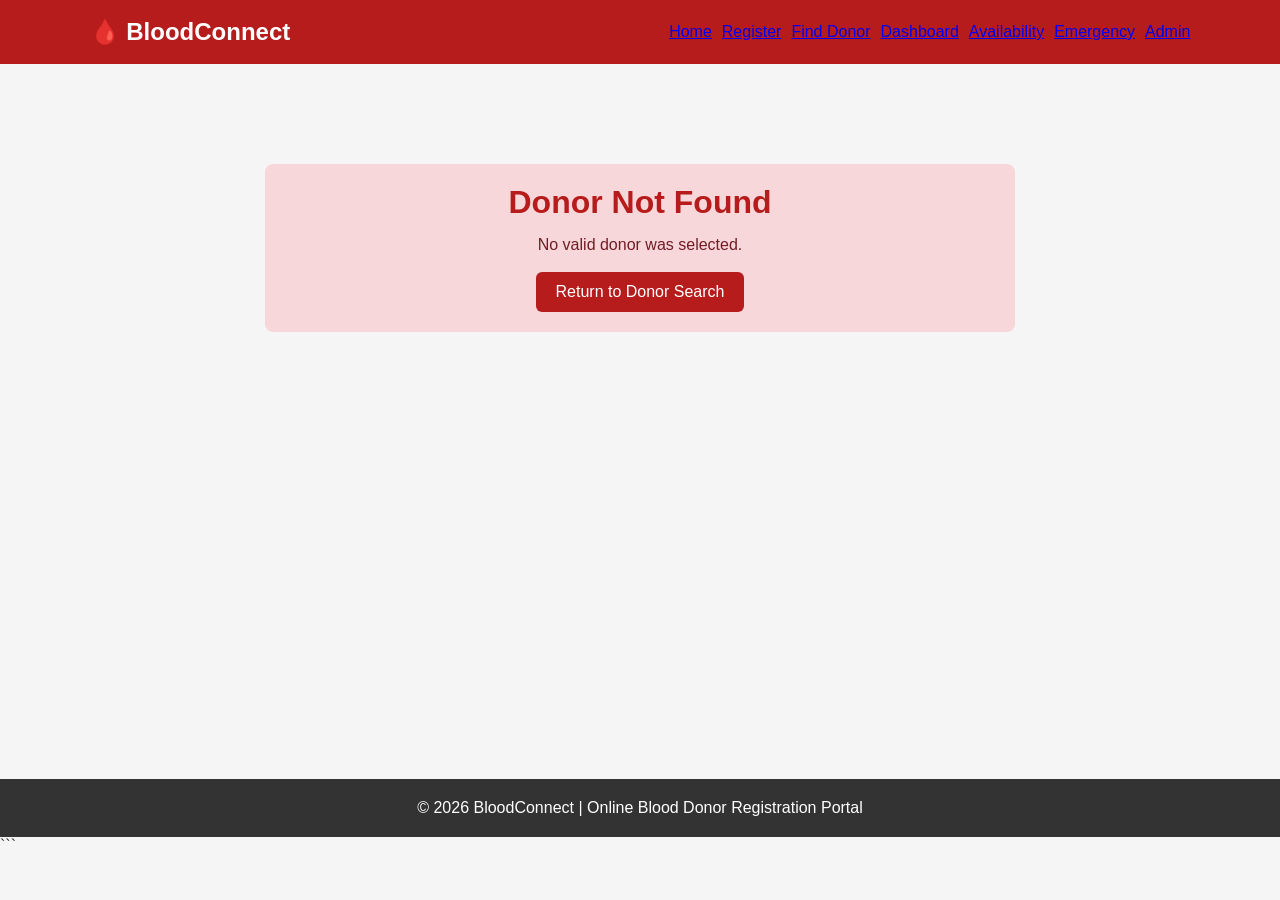
<file: pages/donor-profile.html>
<!DOCTYPE html>
<html lang="en">

<head>

    <meta charset="UTF-8">

    <meta
        name="viewport"
        content="width=device-width, initial-scale=1.0"
    >

    <title>Donor Profile - BloodConnect</title>

    <link rel="stylesheet" href="../style.css">

    <script src="../database.js"></script>

    <style>

        .profile-container {
            max-width: 750px;
            margin: 40px auto;
        }

        .profile-card {
            background: white;
            padding: 35px;
            border-radius: 12px;

            box-shadow:
                0 4px 15px rgba(0, 0, 0, 0.1);

            border-top: 6px solid #b71c1c;
        }

        .profile-header {
            text-align: center;
            margin-bottom: 30px;
        }

        .profile-icon {
            width: 90px;
            height: 90px;

            margin: auto;

            border-radius: 50%;

            background: #fbe9e7;

            display: flex;
            align-items: center;
            justify-content: center;

            font-size: 45px;
        }

        .profile-header h1 {
            color: #b71c1c;
            margin-bottom: 5px;
        }

        .profile-header p {
            color: #666;
        }

        .profile-details {
            display: grid;

            grid-template-columns:
                repeat(2, 1fr);

            gap: 18px;
        }

        .detail-box {
            background: #f8f8f8;

            padding: 15px;

            border-radius: 8px;
        }

        .detail-box strong {
            display: block;

            color: #555;

            font-size: 14px;

            margin-bottom: 5px;
        }

        .detail-box span {
            font-size: 17px;
            font-weight: 500;
        }

        .blood-group {
            color: #b71c1c;

            font-size: 25px !important;

            font-weight: bold !important;
        }

        .available {
            color: #155724;

            background: #d4edda;

            padding: 6px 12px;

            border-radius: 15px;

            display: inline-block;
        }

        .not-available {
            color: #721c24;

            background: #f8d7da;

            padding: 6px 12px;

            border-radius: 15px;

            display: inline-block;
        }

        .profile-actions {
            text-align: center;

            margin-top: 30px;

            display: flex;

            justify-content: center;

            gap: 12px;

            flex-wrap: wrap;
        }

        .action-btn {
            display: inline-block;

            padding: 11px 20px;

            border-radius: 6px;

            text-decoration: none;

            background: #b71c1c;

            color: white;
        }

        .action-btn:hover {
            background: #8e0000;
        }

        .secondary-btn {
            background: #666;
        }

        .secondary-btn:hover {
            background: #444;
        }

        .error-box {
            background: #f8d7da;

            color: #721c24;

            padding: 20px;

            border-radius: 8px;

            text-align: center;
        }

        @media (max-width: 600px) {

            .profile-details {
                grid-template-columns: 1fr;
            }

            .profile-card {
                padding: 20px;
            }

        }

    </style>

</head>


<body>


<header>

    <nav class="navbar">

        <div class="logo">
            🩸 BloodConnect
        </div>


        <div class="nav-links">

            <a href="../index.html">
                Home
            </a>

            <a href="register.html">
                Register
            </a>

            <a href="find-donor.html">
                Find Donor
            </a>

            <a href="donor-dashboard.html">
                Dashboard
            </a>

            <a href="blood-availability.html">
                Availability
            </a>

            <a href="emergency-request.html">
                Emergency
            </a>

            <a href="admin-dashboard.html">
                Admin
            </a>

        </div>

    </nav>

</header>


<section class="page active">

    <div class="container profile-container">

        <div id="profileArea">

            <p>
                Loading donor profile...
            </p>

        </div>

    </div>

</section>


<footer>

    <p>
        © 2026 BloodConnect |
        Online Blood Donor Registration Portal
    </p>

</footer>



<script>


/* ================================
   GET DONOR ID FROM URL
================================ */

function getDonorId() {

    const parameters =
        new URLSearchParams(
            window.location.search
        );


    const id =
        parameters.get("id");


    if (!id) {

        return null;

    }


    const donorId =
        Number(id);


    if (
        !Number.isInteger(donorId) ||
        donorId <= 0
    ) {

        return null;

    }


    return donorId;

}



/* ================================
   LOAD DONOR PROFILE
================================ */

async function loadDonorProfile() {

    const profileArea =
        document.getElementById(
            "profileArea"
        );


    const donorId =
        getDonorId();


    if (!donorId) {

        showError(
            "No valid donor was selected."
        );

        return;

    }


    try {

        const donor =
            await getDonorById(
                donorId
            );


        if (!donor) {

            showError(
                "Donor profile could not be found."
            );

            return;

        }


        displayProfile(
            donor
        );

    }


    catch(error) {

        console.error(
            "Donor profile loading error:",
            error
        );


        profileArea.innerHTML = `

            <div class="error-box">

                <h2>
                    Unable to Load Profile
                </h2>

                <p>
                    The donor profile could not be
                    loaded from the shared database.
                </p>

                <br>

                <a
                    href="advanced-search.html"
                    class="action-btn"
                >
                    Return to Donor Search
                </a>

            </div>

        `;

    }

}



/* ================================
   DISPLAY PROFILE
================================ */

function displayProfile(
    donor
) {

    const profileArea =
        document.getElementById(
            "profileArea"
        );


    let availabilityHTML;


    if (
        donor.availability ===
        "Available"
    ) {

        availabilityHTML = `

            <span class="available">
                Available
            </span>

        `;

    }

    else {

        availabilityHTML = `

            <span class="not-available">
                Not Available
            </span>

        `;

    }


    const registeredDate =
        donor.registeredDate
            ? new Date(
                donor.registeredDate
            ).toLocaleDateString()
            : "Not available";


    profileArea.innerHTML = `

        <div class="profile-card">


            <div class="profile-header">

                <div class="profile-icon">
                    🩸
                </div>

                <h1>
                    ${escapeHTML(
                        donor.name
                    )}
                </h1>

                <p>
                    Blood Donor Profile
                </p>

            </div>


            <div class="profile-details">


                <div class="detail-box">

                    <strong>
                        Blood Group
                    </strong>

                    <span class="blood-group">

                        ${escapeHTML(
                            donor.bloodGroup
                        )}

                    </span>

                </div>


                <div class="detail-box">

                    <strong>
                        Availability
                    </strong>

                    <span>
                        ${availabilityHTML}
                    </span>

                </div>


                <div class="detail-box">

                    <strong>
                        Full Name
                    </strong>

                    <span>

                        ${escapeHTML(
                            donor.name
                        )}

                    </span>

                </div>


                <div class="detail-box">

                    <strong>
                        Age
                    </strong>

                    <span>

                        ${escapeHTML(
                            String(
                                donor.age
                            )
                        )}

                    </span>

                </div>


                <div class="detail-box">

                    <strong>
                        Location
                    </strong>

                    <span>

                        ${escapeHTML(
                            donor.location
                        )}

                    </span>

                </div>


                <div class="detail-box">

                    <strong>
                        Phone Number
                    </strong>

                    <span>

                        ${escapeHTML(
                            donor.phone
                        )}

                    </span>

                </div>


                <div class="detail-box">

                    <strong>
                        Last Donation Date
                    </strong>

                    <span>

                        ${
                            donor.lastDonation
                                ? escapeHTML(
                                    donor.lastDonation
                                )
                                : "Not provided"
                        }

                    </span>

                </div>


                <div class="detail-box">

                    <strong>
                        Registered On
                    </strong>

                    <span>

                        ${escapeHTML(
                            registeredDate
                        )}

                    </span>

                </div>


            </div>


            <div class="profile-actions">

                <a
                    href="edit-donor.html"
                    class="action-btn"
                >
                    Edit Donor
                </a>


                <a
                    href="advanced-search.html"
                    class="action-btn secondary-btn"
                >
                    Back to Search
                </a>

            </div>


        </div>

    `;

}



/* ================================
   SHOW ERROR
================================ */

function showError(
    message
) {

    document.getElementById(
        "profileArea"
    ).innerHTML = `

        <div class="error-box">

            <h2>
                Donor Not Found
            </h2>

            <p>
                ${escapeHTML(
                    message
                )}
            </p>

            <br>

            <a
                href="advanced-search.html"
                class="action-btn"
            >
                Return to Donor Search
            </a>

        </div>

    `;

}



/* ================================
   SECURITY
================================ */

function escapeHTML(
    value
) {

    const div =
        document.createElement(
            "div"
        );


    div.textContent =
        value ?? "";


    return div.innerHTML;

}



/* ================================
   START
================================ */

document.addEventListener(
    "DOMContentLoaded",
    loadDonorProfile
);


</script>


</body>

</html>
```
</file>
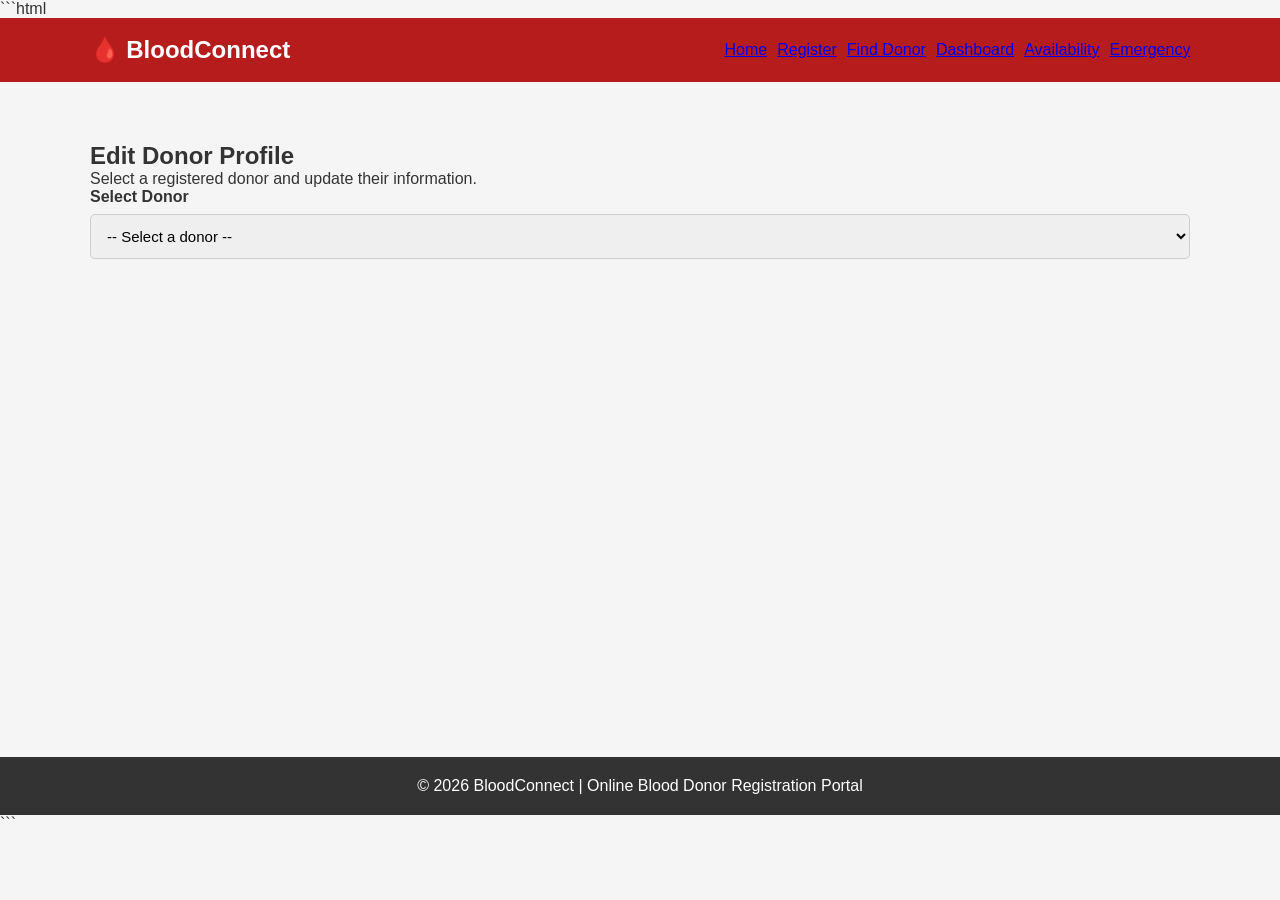
<file: pages/edit-donor.html>
```html
<!DOCTYPE html>
<html lang="en">

<head>

    <meta charset="UTF-8">

    <meta
        name="viewport"
        content="width=device-width, initial-scale=1.0"
    >

    <title>Edit Donor - BloodConnect</title>

    <link
        rel="stylesheet"
        href="../style.css"
    >

    <script src="../database.js"></script>

</head>


<body>


<header>

    <nav class="navbar">

        <div class="logo">
            🩸 BloodConnect
        </div>


        <div class="nav-links">

            <a href="../index.html">
                Home
            </a>

            <a href="register.html">
                Register
            </a>

            <a href="find-donor.html">
                Find Donor
            </a>

            <a href="donor-dashboard.html">
                Dashboard
            </a>

            <a href="blood-availability.html">
                Availability
            </a>

            <a href="emergency-request.html">
                Emergency
            </a>

        </div>

    </nav>

</header>



<section class="page active">

    <div class="container">

        <h1>
            Edit Donor Profile
        </h1>

        <p>
            Select a registered donor and update their information.
        </p>


        <div class="form-group">

            <label for="donorSelect">
                Select Donor
            </label>


            <select id="donorSelect">

                <option value="">
                    -- Select a donor --
                </option>

            </select>

        </div>



        <div
            id="editFormContainer"
            style="display:none;"
        >

            <form id="editDonorForm">


                <div class="two-columns">


                    <div class="form-group">

                        <label for="editName">
                            Full Name
                        </label>

                        <input
                            type="text"
                            id="editName"
                            required
                        >

                    </div>



                    <div class="form-group">

                        <label for="editAge">
                            Age
                        </label>

                        <input
                            type="number"
                            id="editAge"
                            min="18"
                            max="65"
                            required
                        >

                    </div>



                    <div class="form-group">

                        <label for="editBloodGroup">
                            Blood Group
                        </label>


                        <select
                            id="editBloodGroup"
                            required
                        >

                            <option value="">
                                Select Blood Group
                            </option>

                            <option value="A+">
                                A+
                            </option>

                            <option value="A-">
                                A-
                            </option>

                            <option value="B+">
                                B+
                            </option>

                            <option value="B-">
                                B-
                            </option>

                            <option value="AB+">
                                AB+
                            </option>

                            <option value="AB-">
                                AB-
                            </option>

                            <option value="O+">
                                O+
                            </option>

                            <option value="O-">
                                O-
                            </option>

                        </select>

                    </div>



                    <div class="form-group">

                        <label for="editPhone">
                            Phone Number
                        </label>


                        <input
                            type="text"
                            id="editPhone"
                            maxlength="10"
                            required
                        >

                    </div>



                    <div class="form-group">

                        <label for="editLocation">
                            Location
                        </label>


                        <input
                            type="text"
                            id="editLocation"
                            required
                        >

                    </div>



                    <div class="form-group">

                        <label for="editLastDonation">
                            Last Donation Date
                        </label>


                        <input
                            type="date"
                            id="editLastDonation"
                        >

                    </div>


                </div>



                <div class="form-group">

                    <label for="editAvailability">
                        Availability
                    </label>


                    <select
                        id="editAvailability"
                        required
                    >

                        <option value="">
                            Select Availability
                        </option>

                        <option value="Available">
                            Available
                        </option>

                        <option value="Not Available">
                            Not Available
                        </option>

                    </select>

                </div>



                <button
                    type="submit"
                    class="btn"
                >
                    Update Donor
                </button>



                <button
                    type="button"
                    class="delete-btn"
                    onclick="cancelEdit()"
                >
                    Cancel
                </button>


            </form>



            <div
                id="updateMessage"
                style="
                    margin-top:20px;
                    padding:12px;
                    border-radius:6px;
                    display:none;
                "
            ></div>


        </div>

    </div>

</section>



<footer>

    <p>
        © 2026 BloodConnect | Online Blood Donor Registration Portal
    </p>

</footer>



<script>

let donors = [];

let selectedDonorId = null;



/* ================================
   LOAD DONORS
================================ */

async function loadDonors() {

    try {

        donors = await getAllDonors();


        const select =
            document.getElementById(
                "donorSelect"
            );


        select.innerHTML =
            '<option value="">-- Select a donor --</option>';


        donors.forEach(function (donor) {

            const option =
                document.createElement("option");


            option.value =
                donor.id;


            option.textContent =
                donor.name +
                " - " +
                donor.bloodGroup +
                " - " +
                donor.location;


            select.appendChild(option);

        });


    } catch (error) {

        console.error(
            "Unable to load donors:",
            error
        );


        showUpdateMessage(
            "Unable to load donors.",
            false
        );

    }

}



/* ================================
   SELECT DONOR
================================ */

document
    .getElementById("donorSelect")
    .addEventListener(
        "change",
        function () {

            const id =
                Number(this.value);


            if (!id) {

                document.getElementById(
                    "editFormContainer"
                ).style.display = "none";


                selectedDonorId = null;

                return;
            }


            const donor =
                donors.find(function (item) {

                    return item.id === id;

                });


            if (!donor) {
                return;
            }


            selectedDonorId =
                donor.id;


            document.getElementById(
                "editName"
            ).value =
                donor.name || "";


            document.getElementById(
                "editAge"
            ).value =
                donor.age || "";


            document.getElementById(
                "editBloodGroup"
            ).value =
                donor.bloodGroup || "";


            document.getElementById(
                "editPhone"
            ).value =
                donor.phone || "";


            document.getElementById(
                "editLocation"
            ).value =
                donor.location || "";


            document.getElementById(
                "editLastDonation"
            ).value =
                donor.lastDonation || "";


            document.getElementById(
                "editAvailability"
            ).value =
                donor.availability || "";


            document.getElementById(
                "editFormContainer"
            ).style.display =
                "block";

        }
    );



/* ================================
   UPDATE DONOR
================================ */

document
    .getElementById("editDonorForm")
    .addEventListener(
        "submit",
        async function (event) {

            event.preventDefault();


            if (!selectedDonorId) {

                showUpdateMessage(
                    "Please select a donor.",
                    false
                );

                return;
            }



            const name =
                document
                    .getElementById("editName")
                    .value
                    .trim();


            const age =
                Number(
                    document
                        .getElementById("editAge")
                        .value
                );


            const bloodGroup =
                document
                    .getElementById("editBloodGroup")
                    .value;


            const phone =
                document
                    .getElementById("editPhone")
                    .value
                    .trim();


            const location =
                document
                    .getElementById("editLocation")
                    .value
                    .trim();


            const lastDonation =
                document
                    .getElementById("editLastDonation")
                    .value;


            const availability =
                document
                    .getElementById("editAvailability")
                    .value;



            /* ================================
               VALIDATION
            ================================ */

            if (name.length < 3) {

                showUpdateMessage(
                    "Name must contain at least 3 characters.",
                    false
                );

                return;
            }


            if (
                isNaN(age) ||
                age < 18 ||
                age > 65
            ) {

                showUpdateMessage(
                    "Age must be between 18 and 65.",
                    false
                );

                return;
            }


            if (
                !/^[0-9]{10}$/.test(phone)
            ) {

                showUpdateMessage(
                    "Phone number must contain exactly 10 digits.",
                    false
                );

                return;
            }


            if (!bloodGroup) {

                showUpdateMessage(
                    "Please select a blood group.",
                    false
                );

                return;
            }


            if (!location) {

                showUpdateMessage(
                    "Please enter a location.",
                    false
                );

                return;
            }


            if (!availability) {

                showUpdateMessage(
                    "Please select availability.",
                    false
                );

                return;
            }



            /* ================================
               UPDATED DONOR OBJECT
            ================================ */

            const updatedDonor = {

                name: name,

                age: age,

                bloodGroup: bloodGroup,

                phone: phone,

                location: location,

                lastDonation:
                    lastDonation || null,

                availability:
                    availability

            };



            /* ================================
               UPDATE SUPABASE
            ================================ */

            try {

                await updateDonor(
                    selectedDonorId,
                    updatedDonor
                );


                showUpdateMessage(
                    "Donor profile updated successfully!",
                    true
                );


                await loadDonors();


                document.getElementById(
                    "donorSelect"
                ).value =
                    selectedDonorId;


            } catch (error) {

                console.error(
                    "Update donor error:",
                    error
                );


                showUpdateMessage(
                    "Unable to update donor.",
                    false
                );

            }

        }
    );



/* ================================
   SHOW MESSAGE
================================ */

function showUpdateMessage(
    message,
    success
) {

    const box =
        document.getElementById(
            "updateMessage"
        );


    box.textContent =
        message;


    box.style.display =
        "block";


    if (success) {

        box.style.background =
            "#d4edda";

        box.style.color =
            "#155724";

    } else {

        box.style.background =
            "#f8d7da";

        box.style.color =
            "#721c24";

    }

}



/* ================================
   CANCEL EDIT
================================ */

function cancelEdit() {

    document.getElementById(
        "editFormContainer"
    ).style.display =
        "none";


    document.getElementById(
        "donorSelect"
    ).value =
        "";


    selectedDonorId =
        null;

}



/* ================================
   START
================================ */

document.addEventListener(
    "DOMContentLoaded",
    loadDonors
);

</script>


</body>

</html>
```
</file>
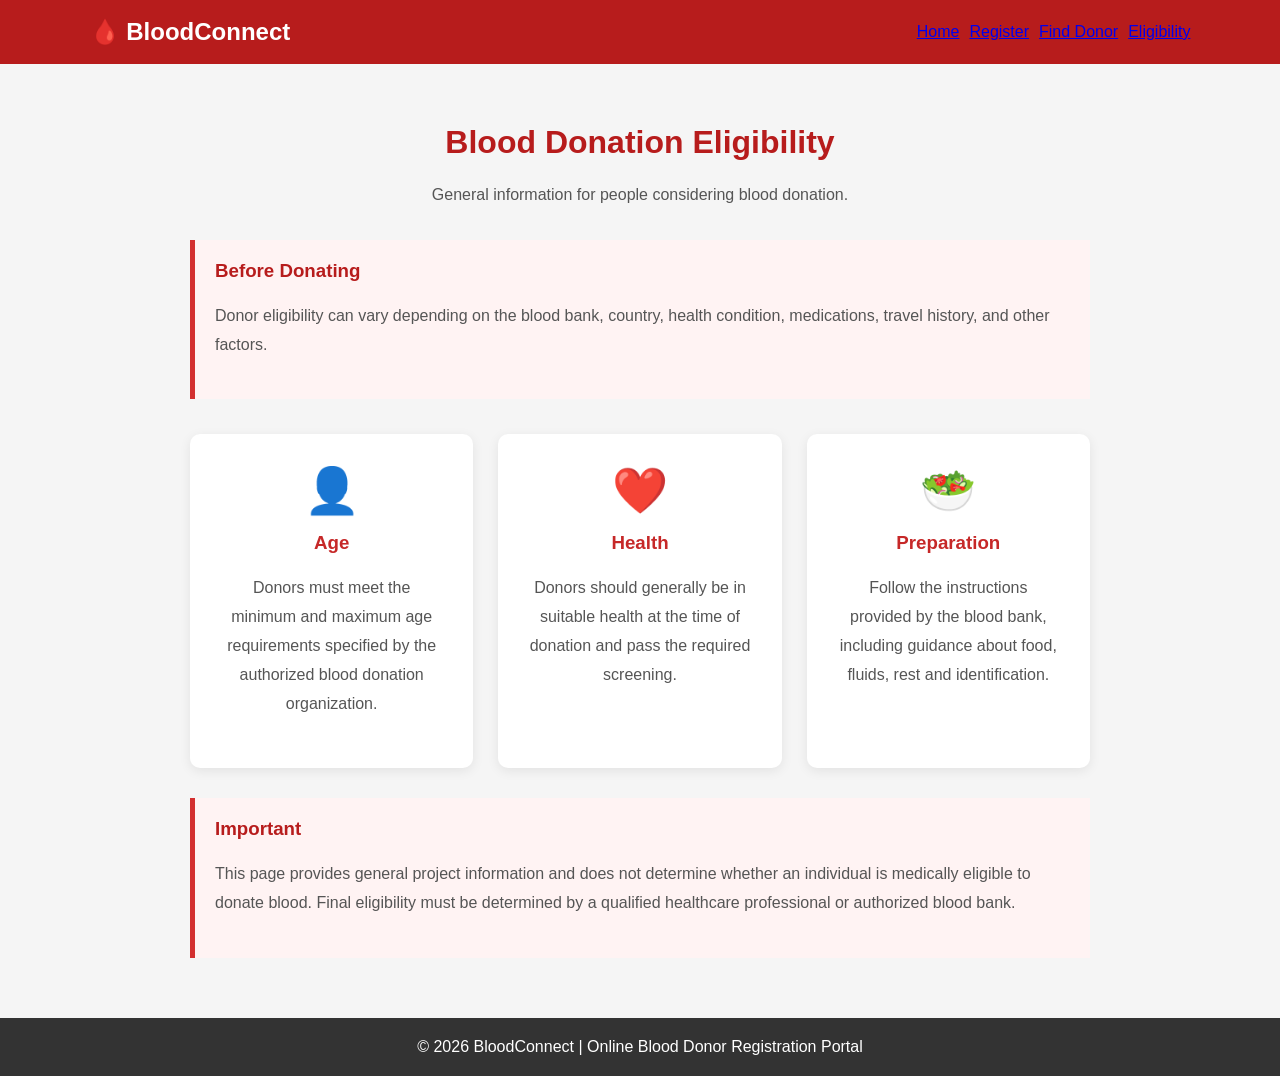
<file: pages/eligibility.html>
<!DOCTYPE html>
<html lang="en">
<head>
    <meta charset="UTF-8">
    <meta name="viewport" content="width=device-width, initial-scale=1.0">
    <title>Donor Eligibility - BloodConnect</title>
    <link rel="stylesheet" href="../style.css">
</head>

<body>

<header>
    <nav class="navbar">

        <div class="logo">🩸 BloodConnect</div>

        <div class="nav-links">
            <a href="../index.html">Home</a>
            <a href="register.html">Register</a>
            <a href="find-donor.html">Find Donor</a>
            <a href="eligibility.html">Eligibility</a>
        </div>

    </nav>
</header>

<main>

<section class="page active">

    <div class="container about-section">

        <h2>Blood Donation Eligibility</h2>

        <p class="section-description">
            General information for people considering blood donation.
        </p>

        <div class="info-box">

            <h3>Before Donating</h3>

            <p>
                Donor eligibility can vary depending on the blood bank,
                country, health condition, medications, travel history,
                and other factors.
            </p>

        </div>

        <div class="cards">

            <div class="card">
                <div class="card-icon">👤</div>

                <h3>Age</h3>

                <p>
                    Donors must meet the minimum and maximum age requirements
                    specified by the authorized blood donation organization.
                </p>
            </div>

            <div class="card">
                <div class="card-icon">❤️</div>

                <h3>Health</h3>

                <p>
                    Donors should generally be in suitable health at the time
                    of donation and pass the required screening.
                </p>
            </div>

            <div class="card">
                <div class="card-icon">🥗</div>

                <h3>Preparation</h3>

                <p>
                    Follow the instructions provided by the blood bank,
                    including guidance about food, fluids, rest and
                    identification.
                </p>
            </div>

        </div>

        <div class="info-box">

            <h3>Important</h3>

            <p>
                This page provides general project information and does not
                determine whether an individual is medically eligible to
                donate blood. Final eligibility must be determined by a
                qualified healthcare professional or authorized blood bank.
            </p>

        </div>

    </div>

</section>

</main>

<footer>
    <p>
        © 2026 BloodConnect | Online Blood Donor Registration Portal
    </p>
</footer>

</body>
</html>
</file>
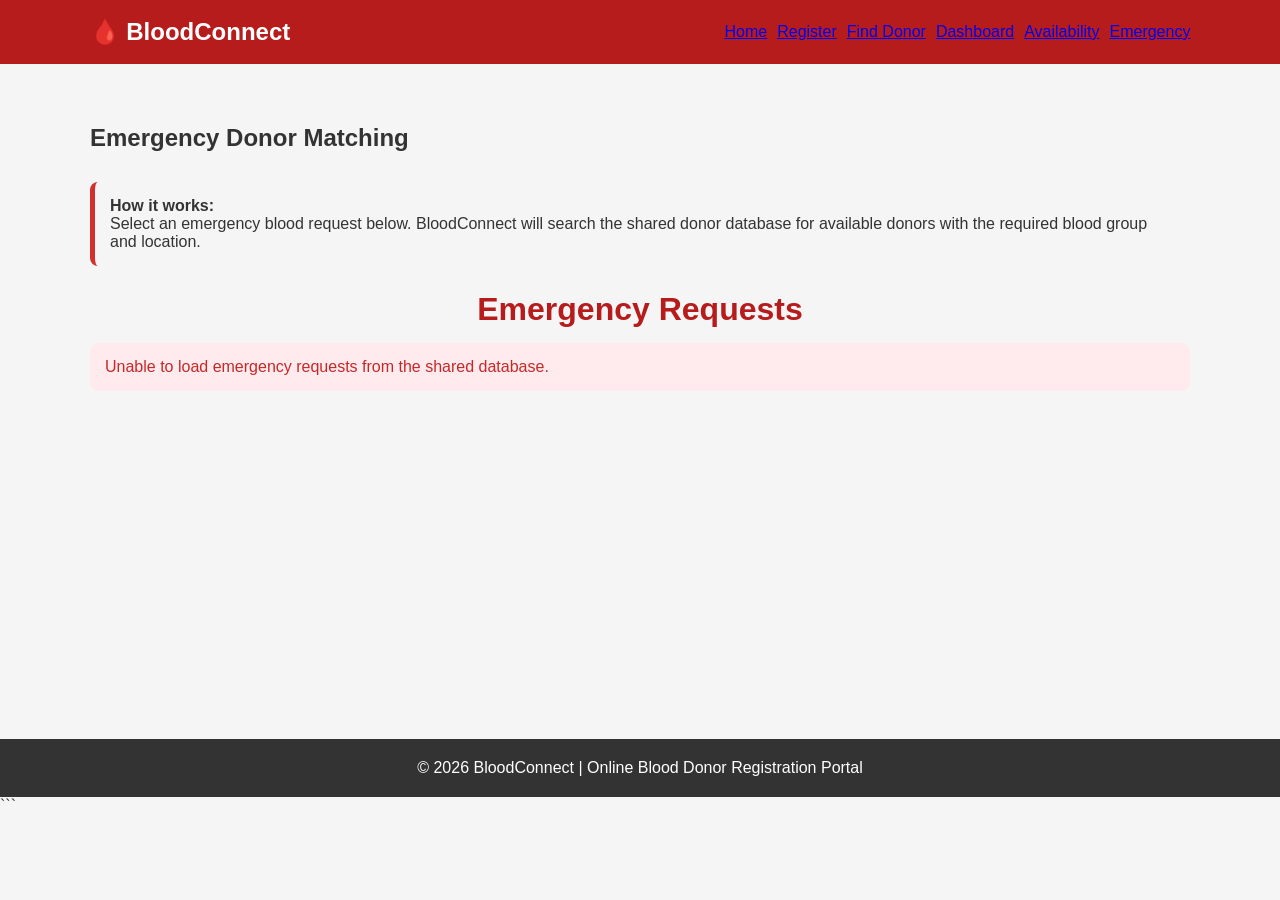
<file: pages/emergency-matching.html>
<!DOCTYPE html>
<html lang="en">

<head>

    <meta charset="UTF-8">

    <meta
        name="viewport"
        content="width=device-width, initial-scale=1.0"
    >

    <title>Emergency Matching - BloodConnect</title>

    <link
        rel="stylesheet"
        href="../style.css"
    >

    <script src="../database.js"></script>


    <style>

        .request-card {
            background: white;
            padding: 20px;
            margin-bottom: 15px;
            border-radius: 10px;
            box-shadow: 0 2px 8px rgba(0,0,0,0.08);
        }


        .request-card h3 {
            margin-top: 0;
            color: #b71c1c;
        }


        .request-card p {
            margin: 7px 0;
        }


        .match-btn {
            margin-top: 12px;
            padding: 10px 18px;
            border: none;
            border-radius: 6px;
            background: #b71c1c;
            color: white;
            cursor: pointer;
            font-size: 15px;
        }


        .match-btn:hover {
            background: #8e0000;
        }


        .match-section {
            margin-top: 30px;
        }


        .match-card {
            background: white;
            padding: 18px;
            margin: 12px 0;
            border-left: 5px solid #b71c1c;
            border-radius: 8px;
            box-shadow: 0 2px 7px rgba(0,0,0,0.08);
        }


        .match-card h3 {
            margin-top: 0;
        }


        .no-match {
            background: #fff3cd;
            padding: 15px;
            border-radius: 8px;
            margin-top: 15px;
        }


        .info-box {
            background: #f5f5f5;
            padding: 15px;
            border-radius: 8px;
            margin-bottom: 25px;
        }


        .error-box {
            background: #ffebee;
            color: #c62828;
            padding: 15px;
            border-radius: 8px;
            margin-top: 15px;
        }

    </style>

</head>


<body>


<header>

    <nav class="navbar">

        <div class="logo">
            🩸 BloodConnect
        </div>


        <div class="nav-links">

            <a href="../index.html">
                Home
            </a>


            <a href="register.html">
                Register
            </a>


            <a href="find-donor.html">
                Find Donor
            </a>


            <a href="donor-dashboard.html">
                Dashboard
            </a>


            <a href="blood-availability.html">
                Availability
            </a>


            <a href="emergency-request.html">
                Emergency
            </a>

        </div>

    </nav>

</header>



<section class="page active">

    <div class="container">


        <h1>
            Emergency Donor Matching
        </h1>


        <div class="info-box">

            <strong>
                How it works:
            </strong>


            <p>
                Select an emergency blood request below.
                BloodConnect will search the shared donor
                database for available donors with the
                required blood group and location.
            </p>

        </div>



        <h2>
            Emergency Requests
        </h2>


        <div id="requestList">

            <p>
                Loading emergency requests...
            </p>

        </div>



        <div
            id="matchingSection"
            class="match-section"
            style="display:none;"
        >

            <h2>
                Matching Donors
            </h2>


            <div id="matchingResults"></div>

        </div>


    </div>

</section>



<footer>

    <p>
        © 2026 BloodConnect |
        Online Blood Donor Registration Portal
    </p>

</footer>



<script>


/* ================================
   LOAD EMERGENCY REQUESTS
================================ */

async function loadRequests() {

    const container =
        document.getElementById(
            "requestList"
        );


    try {

        const requests =
            await getAllEmergencyRequests();


        if (
            !requests ||
            requests.length === 0
        ) {

            container.innerHTML = `

                <p>
                    No emergency requests available.
                </p>

            `;

            return;

        }


        displayRequests(
            requests
        );

    }


    catch(error) {

        console.error(
            "Emergency request loading error:",
            error
        );


        container.innerHTML = `

            <div class="error-box">

                Unable to load emergency requests
                from the shared database.

            </div>

        `;

    }

}



/* ================================
   DISPLAY REQUESTS
================================ */

function displayRequests(
    requests
) {

    const container =
        document.getElementById(
            "requestList"
        );


    container.innerHTML = "";


    requests.forEach(
        function(request) {

            const card =
                document.createElement(
                    "div"
                );


            card.className =
                "request-card";


            card.innerHTML = `

                <h3>

                    ${escapeHTML(
                        request.patientName
                    )}

                </h3>


                <p>

                    <strong>
                        Blood Group:
                    </strong>

                    ${escapeHTML(
                        request.bloodGroup
                    )}

                </p>


                <p>

                    <strong>
                        Units Required:
                    </strong>

                    ${escapeHTML(
                        String(
                            request.unitsRequired
                        )
                    )}

                </p>


                <p>

                    <strong>
                        Hospital:
                    </strong>

                    ${escapeHTML(
                        request.hospital
                    )}

                </p>


                <p>

                    <strong>
                        Location:
                    </strong>

                    ${escapeHTML(
                        request.location
                    )}

                </p>


                <p>

                    <strong>
                        Contact:
                    </strong>

                    ${escapeHTML(
                        request.contactNumber
                    )}

                </p>


                <p>

                    <strong>
                        Urgency:
                    </strong>

                    ${escapeHTML(
                        request.urgency
                    )}

                </p>


                <button
                    class="match-btn"
                    onclick="findMatchingDonors(
                        '${escapeAttribute(
                            request.bloodGroup
                        )}',
                        '${escapeAttribute(
                            request.location
                        )}'
                    )"
                >

                    Find Matching Donors

                </button>

            `;


            container.appendChild(
                card
            );

        }
    );

}



/* ================================
   FIND MATCHING DONORS
================================ */

async function findMatchingDonors(
    bloodGroup,
    location
) {

    const section =
        document.getElementById(
            "matchingSection"
        );


    const results =
        document.getElementById(
            "matchingResults"
        );


    section.style.display =
        "block";


    results.innerHTML = `

        <p>
            Searching for matching donors...
        </p>

    `;


    try {

        const donors =
            await getAllDonors();


        const requiredBloodGroup =
            String(
                bloodGroup || ""
            )
            .trim()
            .toUpperCase();


        const requiredLocation =
            String(
                location || ""
            )
            .trim()
            .toLowerCase();


        const matches =
            donors.filter(
                function(donor) {

                    const donorBloodGroup =
                        String(
                            donor.bloodGroup || ""
                        )
                        .trim()
                        .toUpperCase();


                    const donorLocation =
                        String(
                            donor.location || ""
                        )
                        .trim()
                        .toLowerCase();


                    return (

                        donorBloodGroup ===
                        requiredBloodGroup

                        &&

                        donor.availability ===
                        "Available"

                        &&

                        donorLocation ===
                        requiredLocation

                    );

                }
            );


        displayMatches(
            matches
        );

    }


    catch(error) {

        console.error(
            "Donor matching error:",
            error
        );


        results.innerHTML = `

            <div class="error-box">

                Unable to search the shared
                donor database.

            </div>

        `;

    }

}



/* ================================
   DISPLAY MATCHING DONORS
================================ */

function displayMatches(
    matches
) {

    const container =
        document.getElementById(
            "matchingResults"
        );


    container.innerHTML = "";


    if (
        !matches ||
        matches.length === 0
    ) {

        container.innerHTML = `

            <div class="no-match">

                <strong>
                    No exact matching donors found.
                </strong>


                <p>
                    Try checking another location or
                    searching from the Find Donor page.
                </p>

            </div>

        `;

        return;

    }



    matches.forEach(
        function(donor) {

            const card =
                document.createElement(
                    "div"
                );


            card.className =
                "match-card";


            card.innerHTML = `

                <h3>

                    🩸
                    ${escapeHTML(
                        donor.name
                    )}

                </h3>


                <p>

                    <strong>
                        Blood Group:
                    </strong>

                    ${escapeHTML(
                        donor.bloodGroup
                    )}

                </p>


                <p>

                    <strong>
                        Location:
                    </strong>

                    ${escapeHTML(
                        donor.location
                    )}

                </p>


                <p>

                    <strong>
                        Age:
                    </strong>

                    ${escapeHTML(
                        String(
                            donor.age
                        )
                    )}

                </p>


                <p>

                    <strong>
                        Phone:
                    </strong>

                    ${escapeHTML(
                        donor.phone
                    )}

                </p>


                <p>

                    <strong>
                        Availability:
                    </strong>

                    ${escapeHTML(
                        donor.availability
                    )}

                </p>

            `;


            container.appendChild(
                card
            );

        }
    );

}



/* ================================
   SECURITY
================================ */

function escapeHTML(
    value
) {

    const div =
        document.createElement(
            "div"
        );


    div.textContent =
        value ?? "";


    return div.innerHTML;

}



/* ================================
   ESCAPE ATTRIBUTE
================================ */

function escapeAttribute(
    value
) {

    return String(
        value ?? ""
    )
    .replace(
        /\\/g,
        "\\\\"
    )
    .replace(
        /'/g,
        "\\'"
    );

}



/* ================================
   START
================================ */

document.addEventListener(
    "DOMContentLoaded",
    loadRequests
);


</script>


</body>

</html>
```
</file>
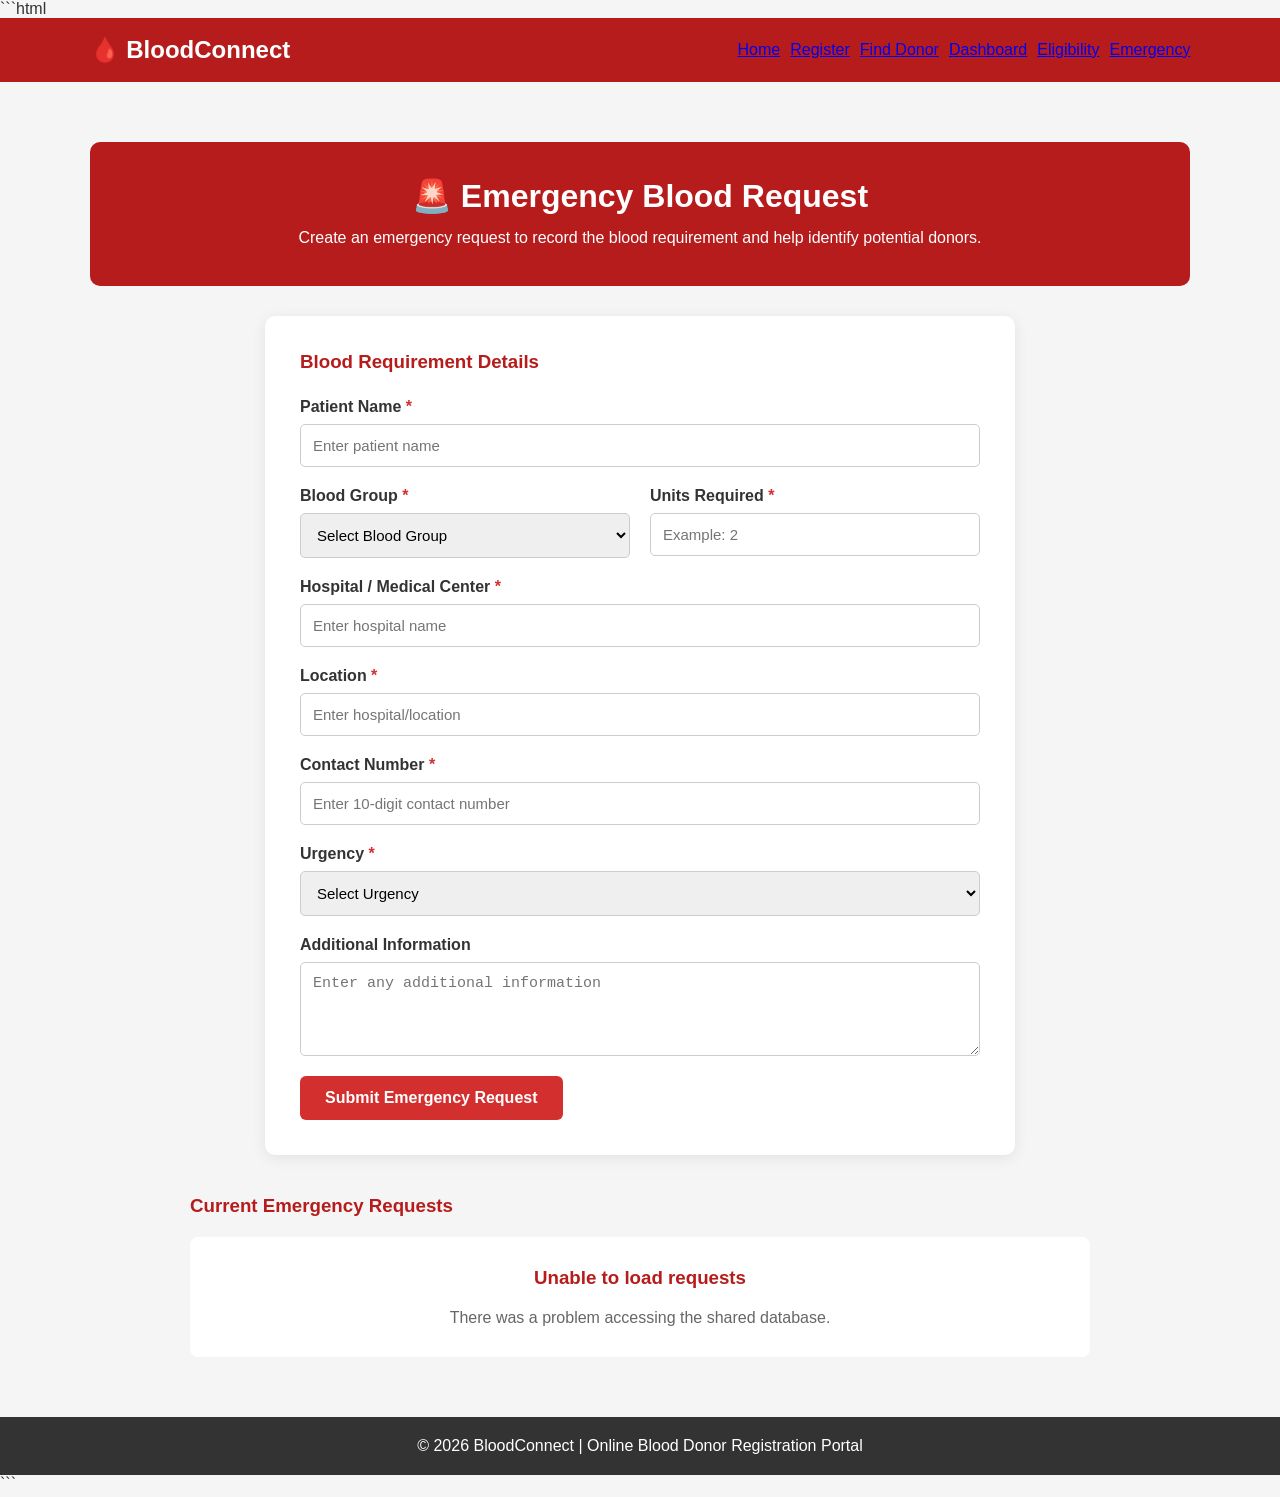
<file: pages/emergency-request.html>
```html
<!DOCTYPE html>
<html lang="en">

<head>

    <meta charset="UTF-8">

    <meta
        name="viewport"
        content="width=device-width, initial-scale=1.0"
    >

    <title>Emergency Blood Request - BloodConnect</title>

    <link
        rel="stylesheet"
        href="../style.css"
    >

    <style>

        .emergency-header {
            background: #b71c1c;
            color: white;
            padding: 35px;
            border-radius: 10px;
            text-align: center;
            margin-bottom: 30px;
        }

        .emergency-header h2 {
            color: white;
            margin-bottom: 10px;
        }

        .emergency-header p {
            line-height: 1.6;
        }

        .request-form {
            max-width: 750px;
            margin: auto;
            background: white;
            padding: 35px;
            border-radius: 10px;
            box-shadow: 0 3px 15px rgba(0, 0, 0, 0.08);
        }

        .request-form h3 {
            color: #b71c1c;
            margin-bottom: 25px;
        }

        .required {
            color: #d32f2f;
        }

        .request-message {
            margin-top: 20px;
            padding: 12px;
            border-radius: 5px;
            display: none;
            text-align: center;
            font-weight: bold;
        }

        .request-success {
            display: block;
            background: #e8f5e9;
            color: #2e7d32;
        }

        .request-error {
            display: block;
            background: #ffebee;
            color: #c62828;
        }

        .request-list {
            max-width: 900px;
            margin: 40px auto 0;
        }

        .request-list h3 {
            color: #b71c1c;
            margin-bottom: 20px;
        }

        .request-card {
            background: white;
            border-left: 5px solid #d32f2f;
            padding: 25px;
            margin-bottom: 15px;
            border-radius: 8px;
            box-shadow: 0 3px 12px rgba(0, 0, 0, 0.08);
        }

        .request-card h4 {
            color: #b71c1c;
            font-size: 20px;
            margin-bottom: 12px;
        }

        .request-card p {
            margin: 7px 0;
        }

        .urgent-label {
            display: inline-block;
            background: #d32f2f;
            color: white;
            padding: 5px 10px;
            border-radius: 4px;
            font-size: 12px;
            font-weight: bold;
            margin-bottom: 12px;
        }

        .delete-request {
            margin-top: 15px;
            background: #c62828;
            color: white;
            border: none;
            padding: 9px 16px;
            border-radius: 5px;
            cursor: pointer;
        }

        .delete-request:hover {
            background: #8e0000;
        }

        .no-requests {
            background: white;
            padding: 30px;
            border-radius: 8px;
            text-align: center;
            color: #666;
        }

        @media (max-width: 768px) {

            .request-form {
                padding: 25px;
            }

            .emergency-header {
                padding: 25px 15px;
            }

        }

    </style>

</head>


<body>


<header>

    <nav class="navbar">

        <div class="logo">
            🩸 BloodConnect
        </div>


        <div class="nav-links">

            <a href="../index.html">
                Home
            </a>

            <a href="register.html">
                Register
            </a>

            <a href="find-donor.html">
                Find Donor
            </a>

            <a href="donor-dashboard.html">
                Dashboard
            </a>

            <a href="eligibility.html">
                Eligibility
            </a>

            <a href="emergency-request.html">
                Emergency
            </a>

        </div>

    </nav>

</header>



<main>

<section class="page active">

    <div class="container">


        <!-- EMERGENCY HEADER -->

        <div class="emergency-header">

            <h2>
                🚨 Emergency Blood Request
            </h2>

            <p>
                Create an emergency request to record the blood
                requirement and help identify potential donors.
            </p>

        </div>



        <!-- REQUEST FORM -->

        <form
            id="requestForm"
            class="request-form"
        >

            <h3>
                Blood Requirement Details
            </h3>



            <div class="form-group">

                <label for="patientName">

                    Patient Name
                    <span class="required">*</span>

                </label>


                <input
                    type="text"
                    id="patientName"
                    placeholder="Enter patient name"
                    required
                >

            </div>



            <div class="two-columns">


                <div class="form-group">

                    <label for="requiredBloodGroup">

                        Blood Group
                        <span class="required">*</span>

                    </label>


                    <select
                        id="requiredBloodGroup"
                        required
                    >

                        <option value="">
                            Select Blood Group
                        </option>

                        <option value="A+">
                            A+
                        </option>

                        <option value="A-">
                            A-
                        </option>

                        <option value="B+">
                            B+
                        </option>

                        <option value="B-">
                            B-
                        </option>

                        <option value="AB+">
                            AB+
                        </option>

                        <option value="AB-">
                            AB-
                        </option>

                        <option value="O+">
                            O+
                        </option>

                        <option value="O-">
                            O-
                        </option>

                    </select>

                </div>



                <div class="form-group">

                    <label for="units">

                        Units Required
                        <span class="required">*</span>

                    </label>


                    <input
                        type="number"
                        id="units"
                        min="1"
                        max="20"
                        placeholder="Example: 2"
                        required
                    >

                </div>


            </div>



            <div class="form-group">

                <label for="hospital">

                    Hospital / Medical Center
                    <span class="required">*</span>

                </label>


                <input
                    type="text"
                    id="hospital"
                    placeholder="Enter hospital name"
                    required
                >

            </div>



            <div class="form-group">

                <label for="requestLocation">

                    Location
                    <span class="required">*</span>

                </label>


                <input
                    type="text"
                    id="requestLocation"
                    placeholder="Enter hospital/location"
                    required
                >

            </div>



            <div class="form-group">

                <label for="contactNumber">

                    Contact Number
                    <span class="required">*</span>

                </label>


                <input
                    type="tel"
                    id="contactNumber"
                    maxlength="10"
                    placeholder="Enter 10-digit contact number"
                    required
                >

            </div>



            <div class="form-group">

                <label for="urgency">

                    Urgency
                    <span class="required">*</span>

                </label>


                <select
                    id="urgency"
                    required
                >

                    <option value="">
                        Select Urgency
                    </option>

                    <option value="Critical">
                        Critical
                    </option>

                    <option value="Urgent">
                        Urgent
                    </option>

                    <option value="Normal">
                        Normal
                    </option>

                </select>

            </div>



            <div class="form-group">

                <label for="additionalInfo">

                    Additional Information

                </label>


                <textarea
                    id="additionalInfo"
                    rows="4"
                    placeholder="Enter any additional information"
                    style="
                        width:100%;
                        padding:12px;
                        border:1px solid #ccc;
                        border-radius:5px;
                        font-size:15px;
                        resize:vertical;
                    "
                ></textarea>

            </div>



            <button
                type="submit"
                class="primary-btn"
            >
                Submit Emergency Request
            </button>



            <div
                id="requestMessage"
                class="request-message"
            ></div>

        </form>



        <!-- REQUEST LIST -->

        <div class="request-list">

            <h3>
                Current Emergency Requests
            </h3>


            <div id="requestResults">

                Loading requests...

            </div>

        </div>


    </div>

</section>

</main>



<footer>

    <p>
        © 2026 BloodConnect | Online Blood Donor Registration Portal
    </p>

</footer>



<!-- SUPABASE DATABASE -->

<script src="../database.js"></script>



<script>


/* ================================
   INITIALIZE
================================ */

document.addEventListener(
    "DOMContentLoaded",
    async function() {

        await displayRequests();

    }
);



/* ================================
   FORM SUBMISSION
================================ */

document.getElementById(
    "requestForm"
).addEventListener(
    "submit",
    async function(event) {

        event.preventDefault();


        const patientName =
            document
                .getElementById("patientName")
                .value
                .trim();


        const bloodGroup =
            document
                .getElementById("requiredBloodGroup")
                .value;


        const units =
            parseInt(
                document
                    .getElementById("units")
                    .value
            );


        const hospital =
            document
                .getElementById("hospital")
                .value
                .trim();


        const location =
            document
                .getElementById("requestLocation")
                .value
                .trim();


        const contact =
            document
                .getElementById("contactNumber")
                .value
                .trim();


        const urgency =
            document
                .getElementById("urgency")
                .value;


        const additionalInfo =
            document
                .getElementById("additionalInfo")
                .value
                .trim();



        /* ================================
           VALIDATION
        ================================= */

        if (patientName.length < 2) {

            showRequestMessage(
                "Please enter a valid patient name.",
                "error"
            );

            return;

        }


        if (!bloodGroup) {

            showRequestMessage(
                "Please select a blood group.",
                "error"
            );

            return;

        }


        if (
            isNaN(units) ||
            units < 1 ||
            units > 20
        ) {

            showRequestMessage(
                "Please enter a valid number of units.",
                "error"
            );

            return;

        }


        if (!hospital) {

            showRequestMessage(
                "Please enter the hospital name.",
                "error"
            );

            return;

        }


        if (!location) {

            showRequestMessage(
                "Please enter the location.",
                "error"
            );

            return;

        }


        if (
            !/^[0-9]{10}$/.test(contact)
        ) {

            showRequestMessage(
                "Please enter a valid 10-digit contact number.",
                "error"
            );

            return;

        }


        if (!urgency) {

            showRequestMessage(
                "Please select the urgency level.",
                "error"
            );

            return;

        }



        /* ================================
           REQUEST DATA
        ================================= */

        const requestData = {

            patientName:
                patientName,

            bloodGroup:
                bloodGroup,

            unitsRequired:
                units,

            hospital:
                hospital,

            location:
                location,

            contactNumber:
                contact,

            urgency:
                urgency,

            additionalInformation:
                additionalInfo ||
                "No additional information."

        };



        /* ================================
           SAVE TO SUPABASE
        ================================= */

        try {

            await addEmergencyRequest(
                requestData
            );


            showRequestMessage(
                "Emergency blood request submitted successfully.",
                "success"
            );


            document
                .getElementById("requestForm")
                .reset();


            await displayRequests();

        }

        catch(error) {

            console.error(
                "Emergency request error:",
                error
            );


            showRequestMessage(
                "Unable to save the emergency request. Please try again.",
                "error"
            );

        }

    }
);



/* ================================
   MESSAGE
================================ */

function showRequestMessage(
    message,
    type
) {

    const box =
        document.getElementById(
            "requestMessage"
        );


    box.textContent =
        message;


    box.className =
        "request-message " +
        (
            type === "success"
                ? "request-success"
                : "request-error"
        );

}



/* ================================
   DISPLAY REQUESTS
================================ */

async function displayRequests() {

    const container =
        document.getElementById(
            "requestResults"
        );


    try {

        const requests =
            await getAllEmergencyRequests();


        container.innerHTML = "";


        if (requests.length === 0) {

            container.innerHTML = `

                <div class="no-requests">

                    <h3>
                        No Emergency Requests
                    </h3>

                    <p>
                        There are currently no emergency
                        blood requests in the shared database.
                    </p>

                </div>

            `;

            return;

        }



        requests.forEach(
            request => {

                const card =
                    document.createElement(
                        "div"
                    );


                card.className =
                    "request-card";


                card.innerHTML = `

                    <span class="urgent-label">

                        ${escapeHTML(
                            request.urgency || ""
                        )}

                    </span>


                    <h4>

                        Blood Group:
                        ${escapeHTML(
                            request.bloodGroup || ""
                        )}

                    </h4>


                    <p>

                        <strong>
                            Patient:
                        </strong>

                        ${escapeHTML(
                            request.patientName || ""
                        )}

                    </p>


                    <p>

                        <strong>
                            Units Required:
                        </strong>

                        ${escapeHTML(
                            String(
                                request.unitsRequired || ""
                            )
                        )}

                    </p>


                    <p>

                        <strong>
                            Hospital:
                        </strong>

                        ${escapeHTML(
                            request.hospital || ""
                        )}

                    </p>


                    <p>

                        <strong>
                            Location:
                        </strong>

                        ${escapeHTML(
                            request.location || ""
                        )}

                    </p>


                    <p>

                        <strong>
                            Contact:
                        </strong>

                        ${escapeHTML(
                            request.contactNumber || ""
                        )}

                    </p>


                    <p>

                        <strong>
                            Additional Information:
                        </strong>

                        ${escapeHTML(
                            request.additionalInformation || ""
                        )}

                    </p>


                    <button
                        class="delete-request"
                        onclick="removeRequest(${request.id})"
                    >
                        Delete Request
                    </button>

                `;


                container.appendChild(
                    card
                );

            }
        );

    }

    catch(error) {

        console.error(
            "Request loading error:",
            error
        );


        container.innerHTML = `

            <div class="no-requests">

                <h3>
                    Unable to load requests
                </h3>

                <p>
                    There was a problem accessing
                    the shared database.
                </p>

            </div>

        `;

    }

}



/* ================================
   DELETE REQUEST
================================ */

async function removeRequest(id) {

    const confirmed =
        confirm(
            "Are you sure you want to delete this request?"
        );


    if (!confirmed) {
        return;
    }


    try {

        await deleteEmergencyRequest(
            id
        );


        alert(
            "Emergency request deleted successfully."
        );


        await displayRequests();

    }

    catch(error) {

        console.error(
            "Delete request error:",
            error
        );


        alert(
            "Unable to delete the request."
        );

    }

}



/* ================================
   SECURITY
================================ */

function escapeHTML(value) {

    const div =
        document.createElement(
            "div"
        );


    div.textContent =
        value;


    return div.innerHTML;

}


</script>


</body>

</html>
```
</file>
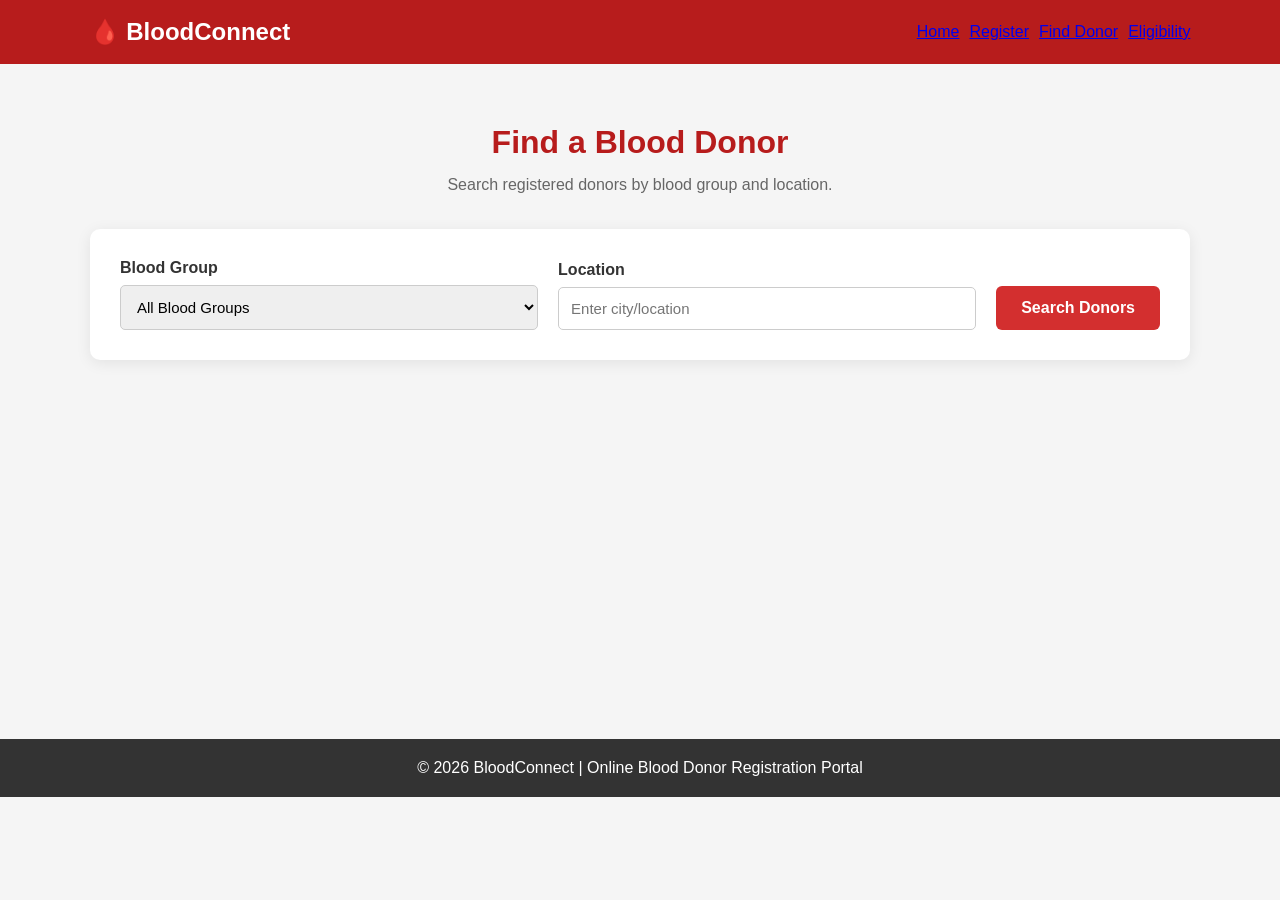
<file: pages/find-donor.html>
<!DOCTYPE html>
<html lang="en">
<head>
    <meta charset="UTF-8">
    <meta name="viewport" content="width=device-width, initial-scale=1.0">
    <title>Find Donor - BloodConnect</title>
    <link rel="stylesheet" href="../style.css">
</head>

<body>

<header>
    <nav class="navbar">

        <div class="logo">🩸 BloodConnect</div>

        <div class="nav-links">
            <a href="../index.html">Home</a>
            <a href="register.html">Register</a>
            <a href="find-donor.html">Find Donor</a>
            <a href="eligibility.html">Eligibility</a>
        </div>

    </nav>
</header>

<main>

<section class="page active">

    <div class="container">

        <h2>Find a Blood Donor</h2>

        <p class="section-description">
            Search registered donors by blood group and location.
        </p>

        <div class="search-panel">

            <div class="form-group">

                <label for="searchBloodGroup">
                    Blood Group
                </label>

                <select id="searchBloodGroup">

                    <option value="">
                        All Blood Groups
                    </option>

                    <option value="A+">A+</option>
                    <option value="A-">A-</option>
                    <option value="B+">B+</option>
                    <option value="B-">B-</option>
                    <option value="AB+">AB+</option>
                    <option value="AB-">AB-</option>
                    <option value="O+">O+</option>
                    <option value="O-">O-</option>

                </select>

            </div>

            <div class="form-group">

                <label for="searchLocation">
                    Location
                </label>

                <input
                    type="text"
                    id="searchLocation"
                    placeholder="Enter city/location"
                >

            </div>

            <button
                type="button"
                class="primary-btn"
                onclick="searchDonors()"
            >
                Search Donors
            </button>

        </div>

        <div id="donorResults"></div>

    </div>

</section>

</main>

<footer>
    <p>
        © 2026 BloodConnect | Online Blood Donor Registration Portal
    </p>
</footer>

<script src="../database.js"></script>
<script src="../app.js"></script>

<script>
    document.addEventListener("DOMContentLoaded", function () {
        displayAllDonors();
    });
</script>

</body>
</html>
</file>
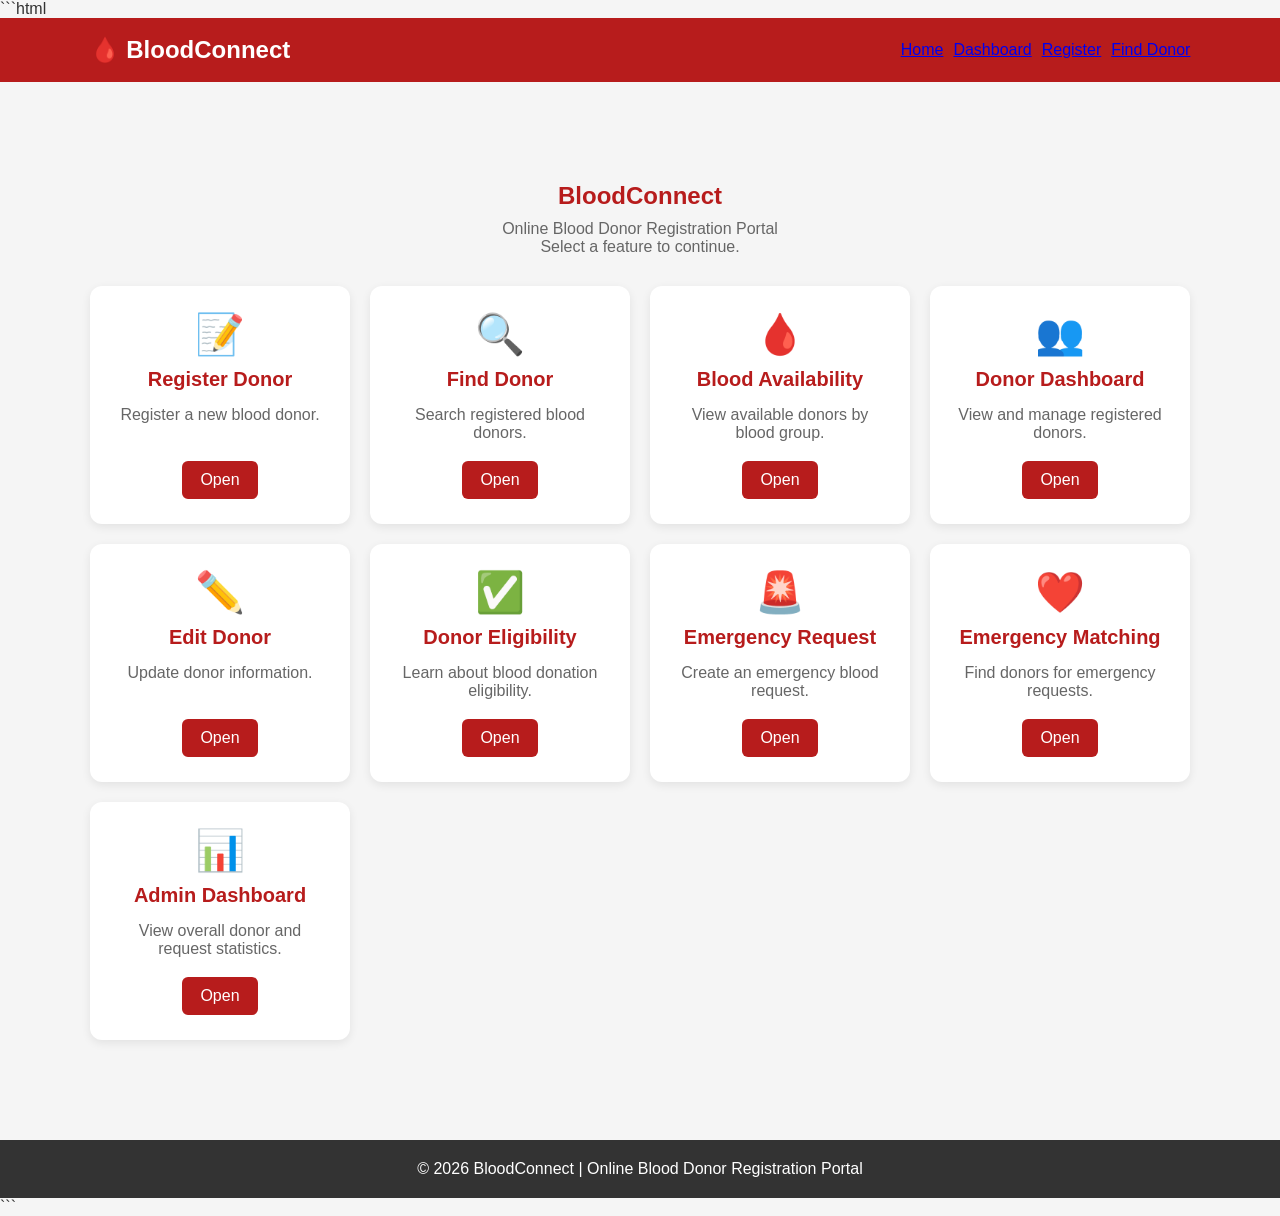
<file: pages/menu.html>
```html
<!DOCTYPE html>
<html lang="en">

<head>

    <meta charset="UTF-8">

    <meta
        name="viewport"
        content="width=device-width, initial-scale=1.0"
    >

    <title>BloodConnect Dashboard</title>

    <link rel="stylesheet" href="../style.css">

    <style>

        .menu-header {
            text-align: center;
            margin: 40px 0 30px;
        }

        .menu-header h1 {
            color: #b71c1c;
            margin-bottom: 10px;
        }

        .menu-header p {
            color: #666;
        }

        .menu-grid {
            display: grid;

            grid-template-columns:
                repeat(auto-fit, minmax(220px, 1fr));

            gap: 20px;

            margin-bottom: 40px;
        }

        .menu-card {
            background: white;

            padding: 25px;

            border-radius: 12px;

            text-align: center;

            box-shadow:
                0 3px 10px rgba(0,0,0,0.08);

            transition: 0.2s;
        }

        .menu-card:hover {
            transform: translateY(-4px);
        }

        .menu-icon {
            font-size: 40px;
            margin-bottom: 10px;
        }

        .menu-card h2 {
            color: #b71c1c;
            font-size: 20px;
        }

        .menu-card p {
            color: #666;
            min-height: 45px;
        }

        .menu-card a {
            display: inline-block;

            background: #b71c1c;

            color: white;

            text-decoration: none;

            padding: 10px 18px;

            border-radius: 6px;

            margin-top: 10px;
        }

        .menu-card a:hover {
            background: #8e0000;
        }

    </style>

</head>


<body>


<header>

    <nav class="navbar">

        <div class="logo">
            🩸 BloodConnect
        </div>

        <div class="nav-links">

            <a href="../index.html">
                Home
            </a>

            <a href="menu.html">
                Dashboard
            </a>

            <a href="register.html">
                Register
            </a>

            <a href="find-donor.html">
                Find Donor
            </a>

        </div>

    </nav>

</header>


<section class="page active">

    <div class="container">


        <div class="menu-header">

            <h1>
                BloodConnect
            </h1>

            <p>
                Online Blood Donor Registration Portal
            </p>

            <p>
                Select a feature to continue.
            </p>

        </div>


        <div class="menu-grid">


            <!-- Register -->

            <div class="menu-card">

                <div class="menu-icon">
                    📝
                </div>

                <h2>
                    Register Donor
                </h2>

                <p>
                    Register a new blood donor.
                </p>

                <a href="register.html">
                    Open
                </a>

            </div>


            <!-- Find Donor -->

            <div class="menu-card">

                <div class="menu-icon">
                    🔍
                </div>

                <h2>
                    Find Donor
                </h2>

                <p>
                    Search registered blood donors.
                </p>

                <a href="advanced-search.html">
                    Open
                </a>

            </div>


            <!-- Availability -->

            <div class="menu-card">

                <div class="menu-icon">
                    🩸
                </div>

                <h2>
                    Blood Availability
                </h2>

                <p>
                    View available donors by blood group.
                </p>

                <a href="blood-availability.html">
                    Open
                </a>

            </div>


            <!-- Donor Dashboard -->

            <div class="menu-card">

                <div class="menu-icon">
                    👥
                </div>

                <h2>
                    Donor Dashboard
                </h2>

                <p>
                    View and manage registered donors.
                </p>

                <a href="donor-dashboard.html">
                    Open
                </a>

            </div>


            <!-- Edit Donor -->

            <div class="menu-card">

                <div class="menu-icon">
                    ✏️
                </div>

                <h2>
                    Edit Donor
                </h2>

                <p>
                    Update donor information.
                </p>

                <a href="edit-donor.html">
                    Open
                </a>

            </div>


            <!-- Eligibility -->

            <div class="menu-card">

                <div class="menu-icon">
                    ✅
                </div>

                <h2>
                    Donor Eligibility
                </h2>

                <p>
                    Learn about blood donation eligibility.
                </p>

                <a href="eligibility.html">
                    Open
                </a>

            </div>


            <!-- Emergency Request -->

            <div class="menu-card">

                <div class="menu-icon">
                    🚨
                </div>

                <h2>
                    Emergency Request
                </h2>

                <p>
                    Create an emergency blood request.
                </p>

                <a href="emergency-request.html">
                    Open
                </a>

            </div>


            <!-- Emergency Matching -->

            <div class="menu-card">

                <div class="menu-icon">
                    ❤️
                </div>

                <h2>
                    Emergency Matching
                </h2>

                <p>
                    Find donors for emergency requests.
                </p>

                <a href="emergency-matching.html">
                    Open
                </a>

            </div>


            <!-- Admin -->

            <div class="menu-card">

                <div class="menu-icon">
                    📊
                </div>

                <h2>
                    Admin Dashboard
                </h2>

                <p>
                    View overall donor and request statistics.
                </p>

                <a href="admin-dashboard.html">
                    Open
                </a>

            </div>


        </div>

    </div>

</section>


<footer>

    <p>
        © 2026 BloodConnect |
        Online Blood Donor Registration Portal
    </p>

</footer>


</body>

</html>
```
</file>
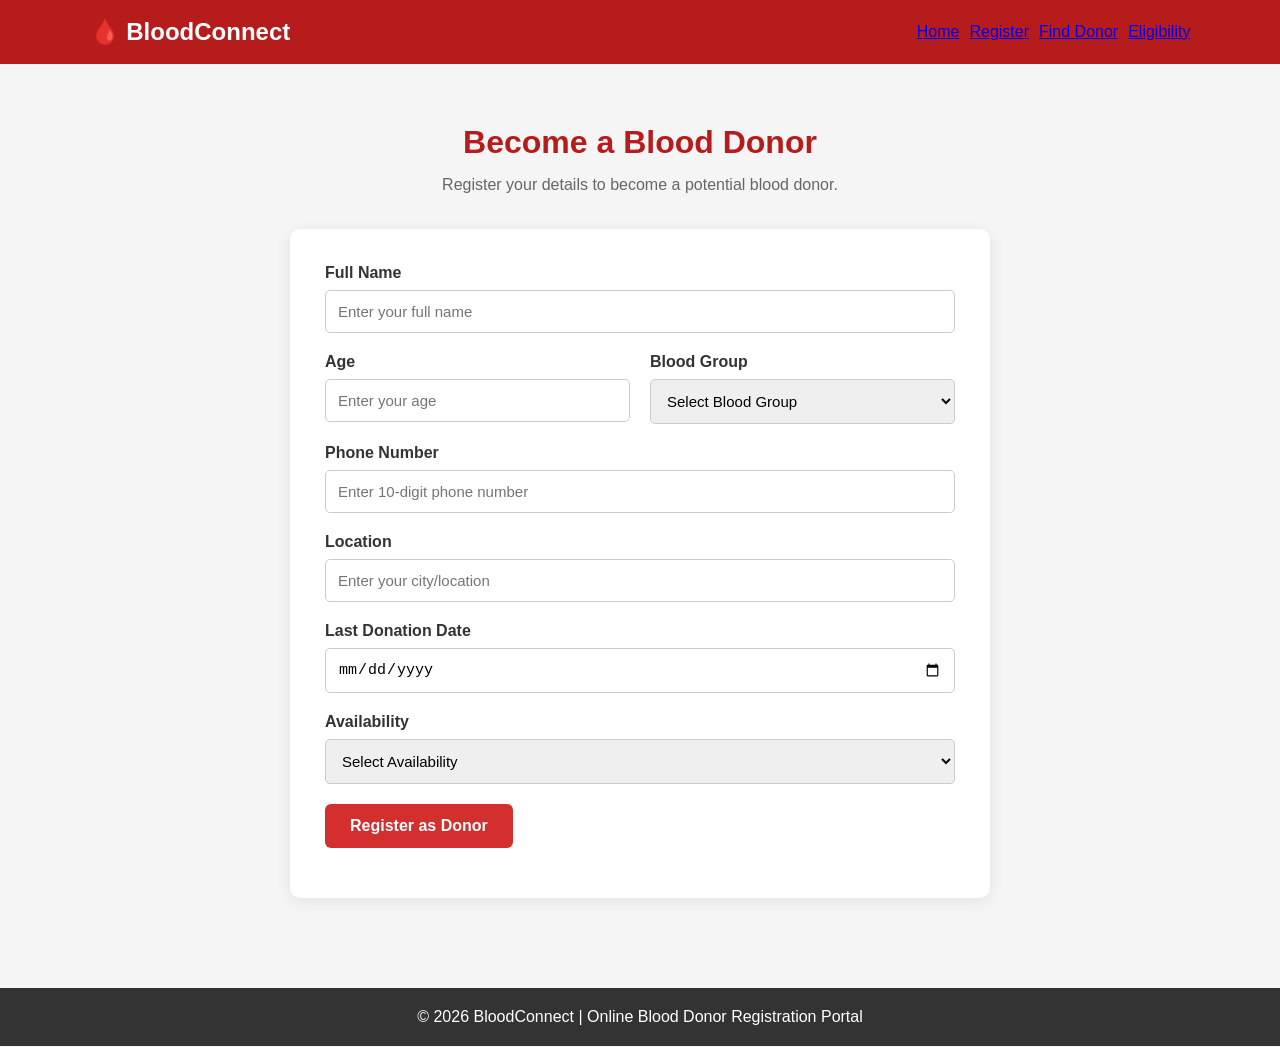
<file: pages/register.html>
<!DOCTYPE html>
<html lang="en">
<head>
    <meta charset="UTF-8">
    <meta name="viewport" content="width=device-width, initial-scale=1.0">
    <title>Register as Donor - BloodConnect</title>
    <link rel="stylesheet" href="../style.css">
</head>

<body>

<header>
    <nav class="navbar">
        <div class="logo">🩸 BloodConnect</div>

        <div class="nav-links">
            <a href="../index.html">Home</a>
            <a href="register.html">Register</a>
            <a href="find-donor.html">Find Donor</a>
            <a href="eligibility.html">Eligibility</a>
        </div>
    </nav>
</header>

<main>

<section class="page active">

    <div class="container">

        <h2>Become a Blood Donor</h2>

        <p class="section-description">
            Register your details to become a potential blood donor.
        </p>

        <form id="donorForm">

            <div class="form-group">
                <label for="name">Full Name</label>
                <input
                    type="text"
                    id="name"
                    placeholder="Enter your full name"
                    required
                >
            </div>

            <div class="two-columns">

                <div class="form-group">
                    <label for="age">Age</label>
                    <input
                        type="number"
                        id="age"
                        min="18"
                        max="65"
                        placeholder="Enter your age"
                        required
                    >
                </div>

                <div class="form-group">
                    <label for="bloodGroup">Blood Group</label>

                    <select id="bloodGroup" required>
                        <option value="">Select Blood Group</option>
                        <option value="A+">A+</option>
                        <option value="A-">A-</option>
                        <option value="B+">B+</option>
                        <option value="B-">B-</option>
                        <option value="AB+">AB+</option>
                        <option value="AB-">AB-</option>
                        <option value="O+">O+</option>
                        <option value="O-">O-</option>
                    </select>
                </div>

            </div>

            <div class="form-group">
                <label for="phone">Phone Number</label>

                <input
                    type="tel"
                    id="phone"
                    maxlength="10"
                    placeholder="Enter 10-digit phone number"
                    required
                >
            </div>

            <div class="form-group">
                <label for="location">Location</label>

                <input
                    type="text"
                    id="location"
                    placeholder="Enter your city/location"
                    required
                >
            </div>

            <div class="form-group">
                <label for="lastDonation">
                    Last Donation Date
                </label>

                <input
                    type="date"
                    id="lastDonation"
                >
            </div>

            <div class="form-group">
                <label for="availability">
                    Availability
                </label>

                <select id="availability" required>
                    <option value="">Select Availability</option>
                    <option value="Available">Available</option>
                    <option value="Not Available">Not Available</option>
                </select>
            </div>

            <button type="submit" class="primary-btn">
                Register as Donor
            </button>

            <div id="formMessage"></div>

        </form>

    </div>

</section>

</main>

<footer>
    <p>
        © 2026 BloodConnect | Online Blood Donor Registration Portal
    </p>
</footer>

<script src="../database.js"></script>
<script src="../app.js"></script>

</body>
</html>
</file>
<file: style.css>
* {
    margin: 0;
    padding: 0;
    box-sizing: border-box;
}

body {
    font-family: Arial, Helvetica, sans-serif;
    background: #f5f5f5;
    color: #333;
}


/* NAVBAR */

.navbar {
    background: #b71c1c;
    color: white;
    display: flex;
    justify-content: space-between;
    align-items: center;
    padding: 18px 7%;
}

.logo {
    font-size: 24px;
    font-weight: bold;
}

.nav-links {
    display: flex;
    gap: 10px;
}

.nav-links button {
    background: transparent;
    color: white;
    border: none;
    padding: 10px 15px;
    font-size: 15px;
    cursor: pointer;
    border-radius: 5px;
}

.nav-links button:hover {
    background: #8e0000;
}


/* PAGE SYSTEM */

.page {
    display: none;
    min-height: 75vh;
}

.page.active {
    display: block;
}


/* HERO */

.hero {
    min-height: 500px;
    background: linear-gradient(
        rgba(183, 28, 28, 0.9),
        rgba(211, 47, 47, 0.9)
    );

    display: flex;
    justify-content: center;
    align-items: center;
    text-align: center;
    color: white;
    padding: 40px 20px;
}

.hero-content {
    max-width: 800px;
}

.hero h1 {
    font-size: 52px;
    margin-bottom: 20px;
}

.hero p {
    font-size: 20px;
    line-height: 1.6;
    margin-bottom: 30px;
}


/* BUTTONS */

.hero-buttons {
    display: flex;
    justify-content: center;
    gap: 15px;
}

.primary-btn,
.secondary-btn {
    border: none;
    padding: 13px 25px;
    border-radius: 6px;
    font-size: 16px;
    cursor: pointer;
    font-weight: bold;
}

.primary-btn {
    background: #d32f2f;
    color: white;
}

.primary-btn:hover {
    background: #b71c1c;
}

.secondary-btn {
    background: white;
    color: #b71c1c;
}

.secondary-btn:hover {
    background: #eeeeee;
}


/* CONTAINER */

.container {
    width: 86%;
    max-width: 1100px;
    margin: auto;
    padding: 60px 0;
}

.container h2 {
    text-align: center;
    color: #b71c1c;
    font-size: 32px;
    margin-bottom: 15px;
}

.section-description {
    text-align: center;
    margin-bottom: 35px;
    color: #666;
}


/* CARDS */

.cards {
    display: grid;
    grid-template-columns: repeat(3, 1fr);
    gap: 25px;
    margin-top: 35px;
}

.card {
    background: white;
    padding: 30px;
    border-radius: 10px;
    text-align: center;
    box-shadow: 0 3px 12px rgba(0, 0, 0, 0.08);
}

.card-icon {
    font-size: 45px;
    margin-bottom: 15px;
}

.card h3 {
    color: #c62828;
    margin-bottom: 12px;
}

.card p {
    color: #666;
    line-height: 1.6;
}


/* FORM */

#donorForm {
    max-width: 700px;
    margin: 30px auto;
    background: white;
    padding: 35px;
    border-radius: 10px;
    box-shadow: 0 3px 15px rgba(0, 0, 0, 0.08);
}

.form-group {
    margin-bottom: 20px;
}

.form-group label {
    display: block;
    font-weight: bold;
    margin-bottom: 8px;
}

.form-group input,
.form-group select {
    width: 100%;
    padding: 12px;
    border: 1px solid #ccc;
    border-radius: 5px;
    font-size: 15px;
}

.form-group input:focus,
.form-group select:focus {
    outline: none;
    border-color: #d32f2f;
}

.two-columns {
    display: grid;
    grid-template-columns: 1fr 1fr;
    gap: 20px;
}


/* FORM MESSAGE */

#formMessage {
    margin-top: 15px;
    font-weight: bold;
    text-align: center;
}


/* SEARCH */

.search-panel {
    background: white;
    padding: 30px;
    border-radius: 10px;
    box-shadow: 0 3px 15px rgba(0, 0, 0, 0.08);

    display: grid;
    grid-template-columns: 1fr 1fr auto;
    gap: 20px;
    align-items: end;
}

.search-panel .form-group {
    margin-bottom: 0;
}


/* DONOR RESULTS */

#donorResults {
    margin-top: 35px;
}

.donor-card {
    background: white;
    padding: 25px;
    margin-bottom: 15px;
    border-radius: 10px;
    box-shadow: 0 3px 12px rgba(0, 0, 0, 0.08);

    border-left: 5px solid #d32f2f;
}

.donor-card h3 {
    color: #b71c1c;
    margin-bottom: 12px;
}

.donor-card p {
    margin: 7px 0;
}

.delete-btn {
    background: #c62828;
    color: white;
    border: none;
    padding: 8px 15px;
    border-radius: 5px;
    cursor: pointer;
    margin-top: 12px;
}

.delete-btn:hover {
    background: #8e0000;
}

.no-results {
    background: white;
    padding: 30px;
    text-align: center;
    border-radius: 10px;
    color: #666;
}


/* ABOUT */

.about-section {
    max-width: 900px;
}

.about-section p {
    line-height: 1.8;
    margin: 20px 0;
    color: #555;
}

.info-box {
    background: #fff3f3;
    border-left: 5px solid #d32f2f;
    padding: 20px;
    margin-top: 30px;
}

.info-box h3 {
    color: #b71c1c;
    margin-bottom: 10px;
}


/* FOOTER */

footer {
    background: #333;
    color: white;
    text-align: center;
    padding: 20px;
}


/* MOBILE */

@media (max-width: 768px) {

    .navbar {
        flex-direction: column;
        gap: 15px;
    }

    .nav-links {
        flex-wrap: wrap;
        justify-content: center;
    }

    .hero h1 {
        font-size: 38px;
    }

    .hero p {
        font-size: 17px;
    }

    .hero-buttons {
        flex-direction: column;
        align-items: center;
    }

    .cards {
        grid-template-columns: 1fr;
    }

    .two-columns {
        grid-template-columns: 1fr;
        gap: 0;
    }

    .search-panel {
        grid-template-columns: 1fr;
    }

    #donorForm {
        padding: 25px;
    }

}
</file>
